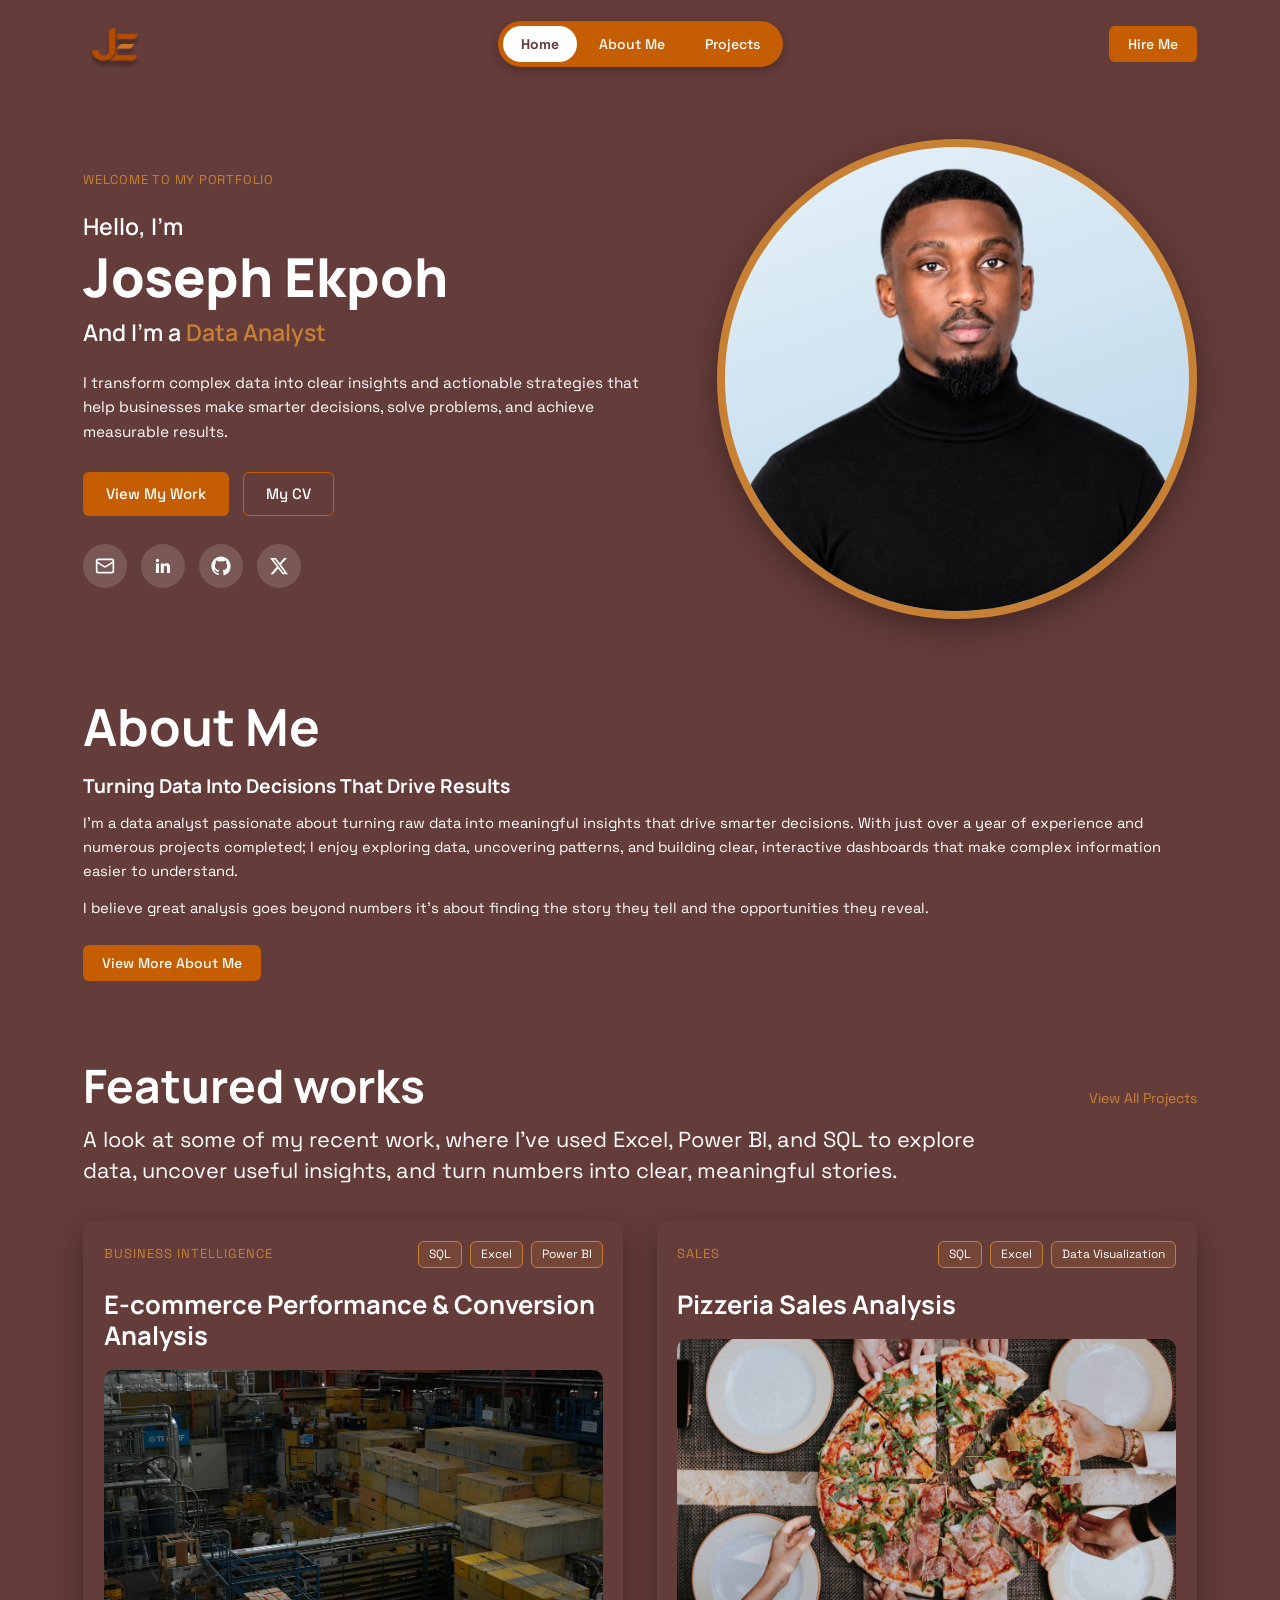
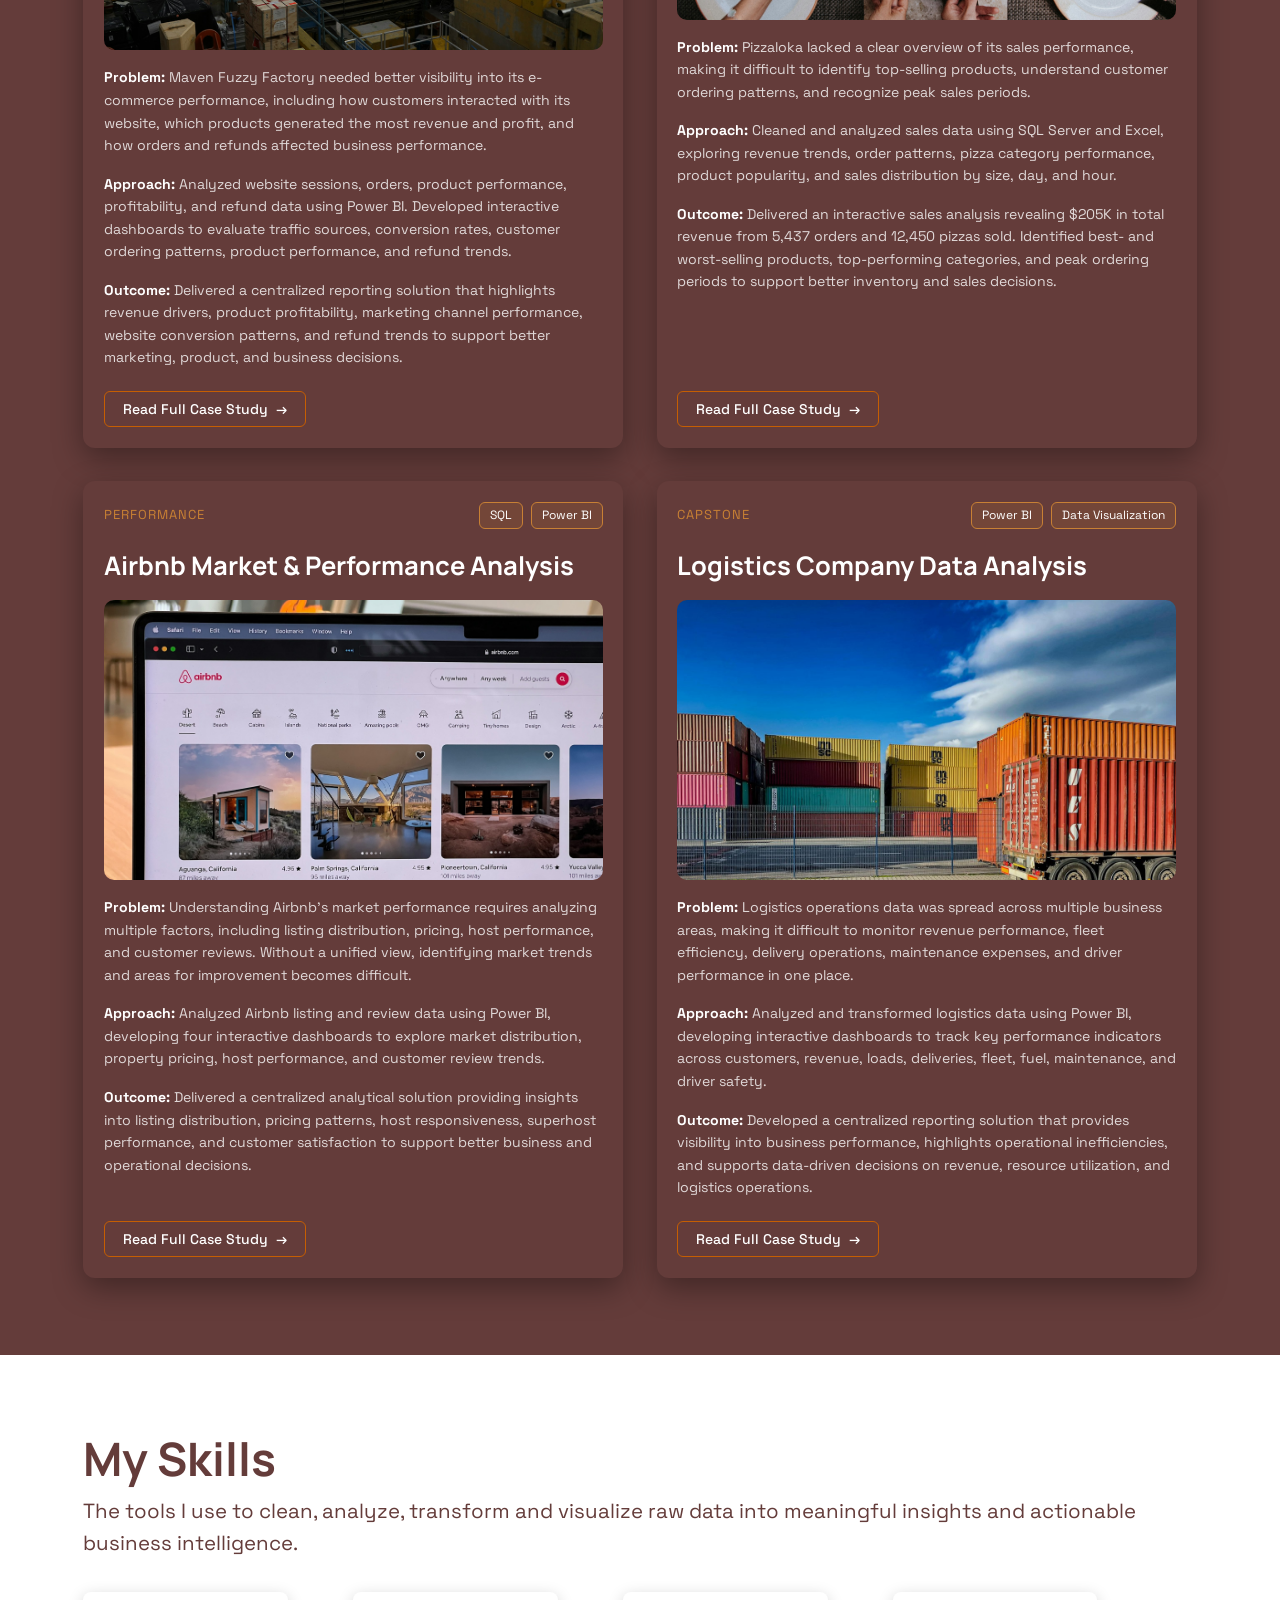
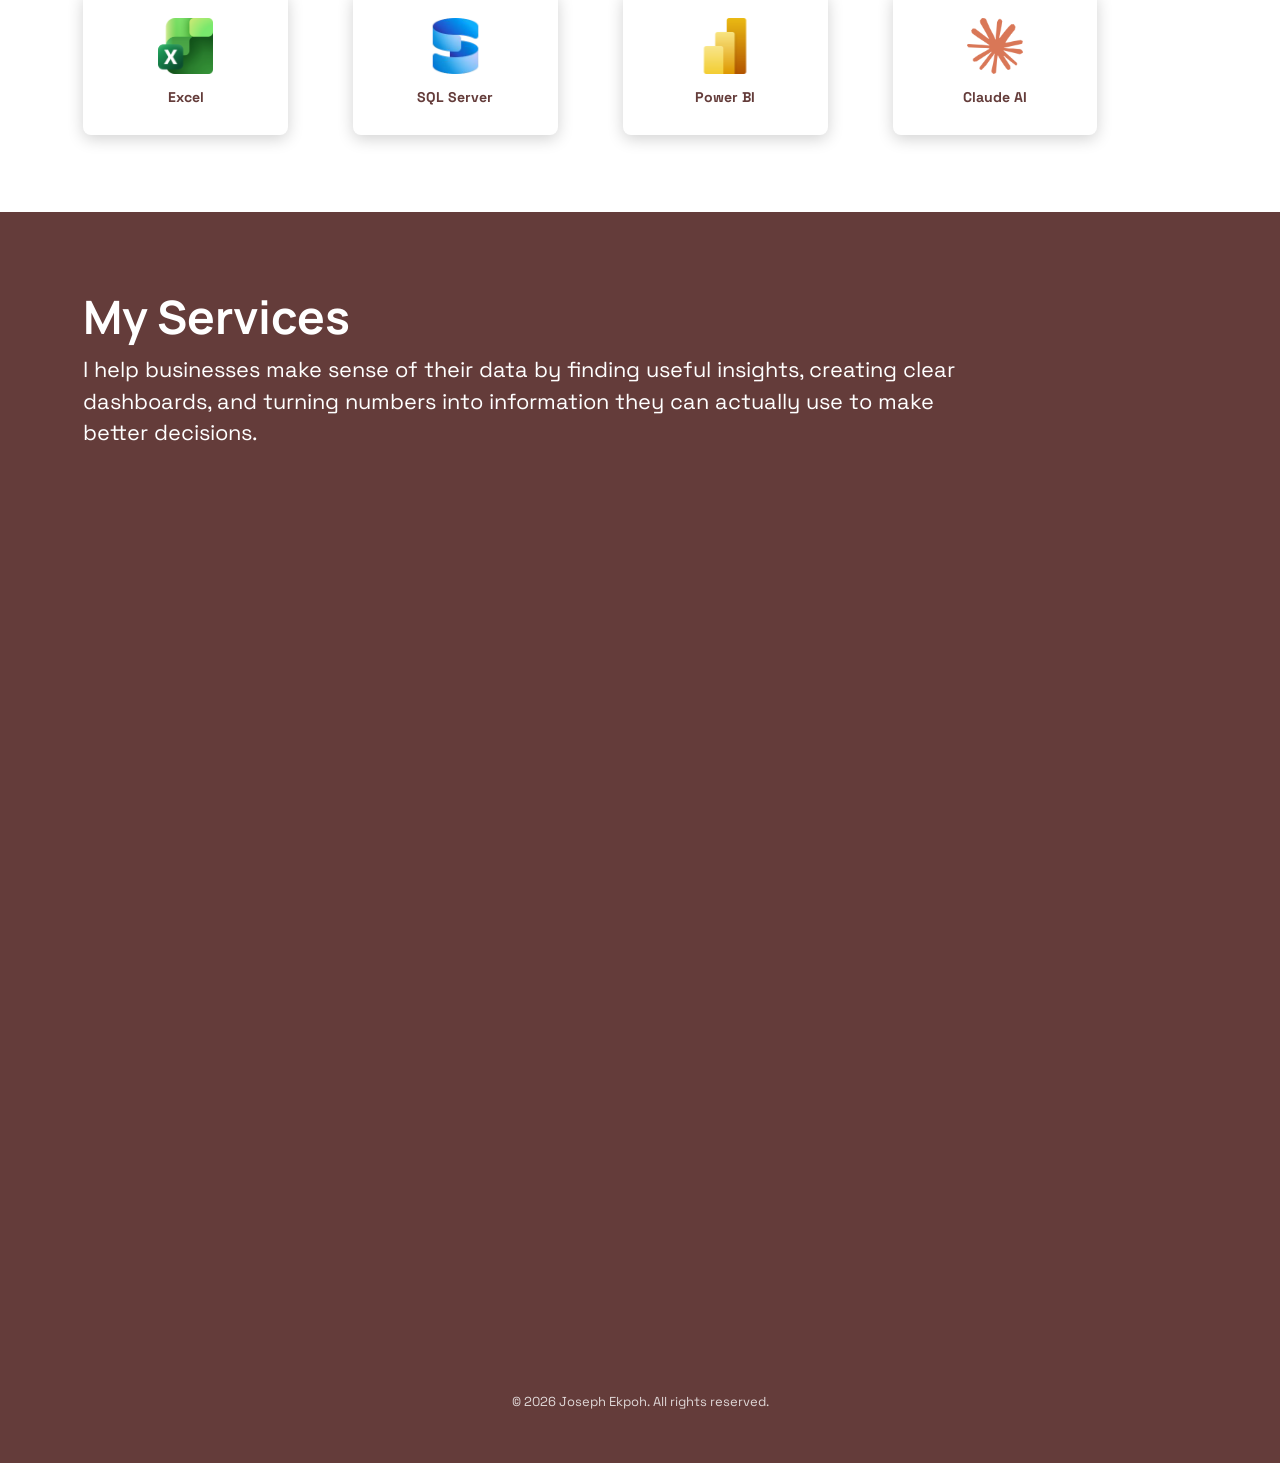
<file: index.html>
<!DOCTYPE html>
<html lang="en">
<head>
  <!-- ================= HEAD: page settings (not visible on the page) ================= -->
  <meta charset="UTF-8">
  <!-- Makes the page scale properly on phones -->
  <meta name="viewport" content="width=device-width, initial-scale=1">
  <title>Joseph Ekpoh | Data Analyst Portfolio</title>
  <meta name="description" content="Joseph Ekpoh is a data analyst in Lagos, Nigeria, turning raw data into clear insights with Excel, Power BI and SQL.">
  <meta name="theme-color" content="#643C3A">

  <!-- Tab icon (favicon) -->
  <link rel="icon" href="favicon.ico">

  <!-- Fonts: Manrope (headers) + Space Grotesk (body) from Google Fonts -->
  <link rel="preconnect" href="https://fonts.googleapis.com">
  <link rel="preconnect" href="https://fonts.gstatic.com" crossorigin>
  <link href="https://fonts.googleapis.com/css2?family=Manrope:wght@400;500;600;700;800&family=Space+Grotesk:wght@400;500;600;700&display=swap" rel="stylesheet">

  <!-- Main stylesheet shared by all pages -->
  <link rel="stylesheet" href="css/style.css">
</head>
<body>
  <!-- ICON SPRITE: all icons used on this page are defined once here (hidden), then
     re-used anywhere with <svg class="icon"><use href="#name"/></svg>. -->
<svg xmlns="http://www.w3.org/2000/svg" style="display:none" aria-hidden="true">
  <symbol id="mail" viewBox="0 0 24 24"><g fill="none" stroke="currentColor" stroke-width="2" stroke-linecap="round" stroke-linejoin="round"><rect width="20" height="16" x="2" y="4" rx="2"/><path d="m22 7-8.97 5.7a1.94 1.94 0 0 1-2.06 0L2 7"/></g></symbol>
  <symbol id="linkedin" viewBox="0 0 24 24"><path fill="currentColor" d="M20.45 20.45h-3.56v-5.57c0-1.33-.03-3.04-1.85-3.04-1.86 0-2.14 1.45-2.14 2.94v5.67H9.35V9h3.41v1.56h.05c.48-.9 1.64-1.85 3.37-1.85 3.6 0 4.27 2.37 4.27 5.46v6.28zM5.34 7.43a2.06 2.06 0 1 1 0-4.12 2.06 2.06 0 0 1 0 4.12zM7.12 20.45H3.56V9h3.56v11.45z"/></symbol>
  <symbol id="github" viewBox="0 0 24 24"><path fill="currentColor" d="M12 .5C5.65.5.5 5.65.5 12c0 5.08 3.29 9.39 7.86 10.91.58.1.79-.25.79-.56v-2c-3.2.7-3.87-1.37-3.87-1.37-.52-1.33-1.28-1.69-1.28-1.69-1.04-.71.08-.7.08-.7 1.15.08 1.76 1.18 1.76 1.18 1.03 1.76 2.69 1.25 3.35.96.1-.74.4-1.25.73-1.54-2.55-.29-5.24-1.28-5.24-5.68 0-1.26.45-2.28 1.18-3.09-.12-.29-.51-1.46.11-3.05 0 0 .97-.31 3.17 1.18a11 11 0 0 1 5.77 0c2.2-1.49 3.17-1.18 3.17-1.18.62 1.59.23 2.76.11 3.05.74.81 1.18 1.83 1.18 3.09 0 4.41-2.69 5.38-5.25 5.67.41.36.78 1.06.78 2.14v3.17c0 .31.21.67.8.56A11.5 11.5 0 0 0 23.5 12C23.5 5.65 18.35.5 12 .5z"/></symbol>
  <symbol id="x" viewBox="0 0 24 24"><path fill="currentColor" d="M18.244 2.25h3.308l-7.227 8.26 8.502 11.24H16.17l-5.214-6.817L4.99 21.75H1.68l7.73-8.835L1.254 2.25H8.08l4.713 6.231zm-1.161 17.52h1.833L7.084 4.126H5.117z"/></symbol>
  <symbol id="menu" viewBox="0 0 24 24"><g fill="none" stroke="currentColor" stroke-width="2" stroke-linecap="round" stroke-linejoin="round"><path d="M4 6h16M4 12h16M4 18h16"/></g></symbol>
  <symbol id="close" viewBox="0 0 24 24"><g fill="none" stroke="currentColor" stroke-width="2" stroke-linecap="round" stroke-linejoin="round"><path d="M18 6 6 18M6 6l12 12"/></g></symbol>
  <symbol id="arrow-up-right" viewBox="0 0 24 24"><g fill="none" stroke="currentColor" stroke-width="2" stroke-linecap="round" stroke-linejoin="round"><path d="M7 17 17 7"/><path d="M7 7h10v10"/></g></symbol>
  <symbol id="database" viewBox="0 0 60 64"><path fill="currentColor" d="M60 21.8947V32C60 40.3705 46.5667 47.1579 30 47.1579C13.4333 47.1579 0 40.3705 0 32V21.8947C0 30.2653 13.4333 37.0526 30 37.0526C46.5667 37.0526 60 30.2653 60 21.8947ZM0 38.7368C0 47.1074 13.4333 53.8947 30 53.8947C46.5667 53.8947 60 47.1074 60 38.7368V48.8421C60 57.2126 46.5667 64 30 64C13.4333 64 0 57.2126 0 48.8421V38.7368ZM30 30.3158C13.4333 30.3158 0 23.5284 0 15.1579C0 6.78737 13.4333 0 30 0C46.5667 0 60 6.78737 60 15.1579C60 23.5284 46.5667 30.3158 30 30.3158Z"/></symbol>
  <symbol id="chart-line" viewBox="0 0 60 57"><path fill="currentColor" d="M6.29591 0V50.6667H56.6632V57H0V0H6.29591ZM53.3263 9.31L60 16.0233L40.9234 35.2197L31.4795 25.7197L19.0766 38.1963L12.4029 31.4767L31.4795 12.2867L40.9234 21.7867L53.3263 9.31V9.31Z"/></symbol>
  <symbol id="bars" viewBox="0 0 60 63"><path fill="currentColor" d="M0 33.1579H13.3333V63H0V33.1579ZM46.6667 19.8947H60V63H46.6667V19.8947ZM23.3333 0H36.6667V63H23.3333V0Z"/></symbol>
  <symbol id="bulb" viewBox="0 0 60 78"><path fill="currentColor" d="M26.2508 59.4277H14.7795C13.6658 54.6992 8.64076 50.8324 6.57826 48.2843C3.04648 43.9135 0.833069 38.6433 0.193006 33.0809C-0.447057 27.5185 0.512266 21.8901 2.96047 16.8441C5.40866 11.7982 9.24614 7.53988 14.0308 4.55981C18.8155 1.57973 24.3528 -0.000896085 30.0048 3.81116e-07C35.6568 0.000896847 41.1936 1.58328 45.9773 4.56487C50.761 7.54647 54.5971 11.806 57.0437 16.8527C59.4903 21.8995 60.4478 27.5281 59.8059 33.0903C59.164 38.6525 56.9489 43.922 53.4157 48.2917C51.3532 50.8361 46.3357 54.7029 45.222 59.4277H33.7507V40.8554H26.2508V59.4277ZM45.0007 66.8566V70.5711C45.0007 72.5413 44.2106 74.4309 42.804 75.8241C41.3975 77.2173 39.4899 78 37.5007 78H22.5008C20.5116 78 18.604 77.2173 17.1975 75.8241C15.7909 74.4309 15.0008 72.5413 15.0008 70.5711V66.8566H45.0007Z"/></symbol>
  <symbol id="target" viewBox="0 0 60 61"><g fill="currentColor"><path d="M28.3352 0.0683618C34.2734 -0.362262 40.1007 1.26902 45.2361 4.18617C44.0168 5.34069 42.758 6.66127 41.5509 7.85138C40.6554 7.3979 39.7369 6.99062 38.7994 6.63114C32.5678 4.29262 25.6619 4.52963 19.6052 7.28994C13.6049 10.0503 8.93196 15.0611 6.59641 21.2392C4.24934 27.496 4.50149 34.4316 7.29672 40.5016C10.0863 46.5036 15.1278 51.1658 21.3296 53.4784C27.5669 55.7763 34.4614 55.5023 40.4967 52.7157C46.4988 49.9158 51.1561 44.8635 53.4584 38.6534C55.7773 32.3324 55.4535 25.3439 52.5599 19.2644L52.1571 18.4742C53.3949 17.2518 54.6244 16.0215 55.8461 14.7833C58.2739 19.1325 59.544 22.9125 59.9234 27.916C60.4888 35.7993 57.9082 43.5856 52.746 49.5706C47.5066 55.6796 40.0323 59.4267 32.0029 59.9702C24.1386 60.4976 16.3831 57.9042 10.4181 52.7518C-7.38844 37.3247 -1.3706 8.64266 20.8795 1.43626C23.3865 0.624282 25.7122 0.254108 28.3352 0.0683618Z"/><path d="M12.4902 30.0814C12.5521 26.9982 13.1304 24.4384 14.5872 21.738C17.7363 15.9006 23.9103 12.3137 30.5483 12.5383C33.7339 12.646 35.9727 13.4009 38.7823 14.8758C37.5367 16.1111 36.2974 17.3531 35.065 18.6017C31.6752 17.2706 28.4438 17.0833 25.0321 18.5643C21.9667 19.8896 19.5608 22.3887 18.3531 25.5023C17.1479 28.585 17.2208 32.0209 18.5556 35.0498C19.8966 38.0987 22.3977 40.4874 25.5051 41.6871C28.6297 42.8903 32.1064 42.7887 35.1553 41.4044C38.1905 40.0284 40.5499 37.4966 41.7082 34.3715C41.9733 33.6772 42.1676 32.957 42.2882 32.2235C42.3825 31.6488 42.4308 31.2064 42.4777 30.6322L42.4948 30.3133L42.4914 30.1796C42.4616 27.9184 42.1857 26.9898 41.4254 24.9382C42.4782 23.979 43.4611 22.897 44.4856 21.9057C44.695 21.7031 44.9392 21.4641 45.1321 21.2476C47.5051 25.5 48.1663 30.1254 46.8259 34.854C45.5329 39.3145 42.529 43.0836 38.4683 45.3386C34.396 47.5979 29.5902 48.1384 25.1176 46.8405C20.6216 45.5275 16.8364 42.4728 14.6034 38.3555C13.8018 36.8887 13.2191 35.3125 12.8736 33.6767L12.8156 33.3764C12.6661 32.7265 12.576 31.7084 12.4997 31.0199L12.5091 30.9071L12.5023 30.2108L12.4902 30.0814Z"/><path d="M42.9062 10.7513C43.9746 9.62728 45.2246 8.42897 46.334 7.32001L52.988 0.664062L52.9885 7.03211L59.3665 7.0345C58.1912 8.1482 56.9475 9.44198 55.7952 10.5941L49.278 17.1234C47.9059 17.1579 46.4092 17.1275 45.0274 17.1268C43.7647 18.3275 42.4565 19.6898 41.2177 20.9303L34.4412 27.702C34.9232 28.7814 35.098 29.6219 34.9412 30.8124C34.8206 31.3285 34.7147 31.7113 34.4998 32.2001C33.9266 33.3398 33.0227 34.2138 31.8284 34.6826C30.571 35.1723 29.1696 35.1396 27.9366 34.5913C26.6146 33.998 25.7885 32.996 25.2761 31.6693C25.2093 31.4882 25.1752 31.3417 25.1282 31.1537C24.8464 30.1742 25.0263 28.8536 25.4496 27.9318C26.0102 26.7239 27.0277 25.7883 28.2782 25.3308C29.6594 24.8312 30.9973 24.9689 32.305 25.588L42.9106 14.9807C42.8984 13.5709 42.897 12.1611 42.9062 10.7513Z"/></g></symbol>
  <symbol id="broom" viewBox="0 0 60 62"><path fill="currentColor" d="M58.6895 57.7651C52.4592 54.7176 48.8871 48.1936 48.8871 39.8566V35.0654C48.8895 34.1781 48.6233 33.3106 48.1233 32.5764C47.6233 31.8421 46.9128 31.2751 46.0844 30.9495L38.1264 27.7775C37.5812 27.56 37.1445 27.1363 36.9119 26.5989C36.6792 26.0616 36.6695 25.4544 36.8848 24.9099L43.0846 9.22413C44.4428 5.75316 42.7762 1.71754 39.2597 0.41662C37.6228 -0.189993 35.8123 -0.132274 34.2177 0.577367C32.623 1.28701 31.3715 2.59189 30.7322 4.21143L24.513 19.9498C24.4058 20.2212 24.2459 20.4689 24.0423 20.6785C23.8388 20.8881 23.5957 21.0556 23.327 21.1714C23.0583 21.2871 22.7693 21.3488 22.4766 21.3529C22.184 21.357 21.8933 21.3035 21.6215 21.1954L13.6412 18.0123C12.8266 17.6837 11.9323 17.6046 11.0723 17.785C10.2124 17.9655 9.42603 18.3973 8.81361 19.0253C2.96661 25.0206 5.61912e-05 32.0262 5.61912e-05 39.8566C-0.0152251 47.8568 3.08684 55.5505 8.65251 61.3163C8.86279 61.534 9.11524 61.7068 9.39457 61.8243C9.67389 61.9418 9.97426 62.0016 10.2774 62H57.7757C58.3422 62.001 58.8877 61.7864 59.3007 61.4001C59.7138 61.0137 59.9631 60.4847 59.9978 59.9213C60.0175 59.4733 59.9038 59.0296 59.671 58.6459C59.4382 58.2622 59.0967 57.9558 58.6895 57.7651ZM25.3074 57.5713C22.02 54.4282 19.685 50.4278 18.5688 46.0263C18.4342 45.4719 18.0952 44.9882 17.6192 44.6713C17.1432 44.3544 16.565 44.2275 15.9995 44.3158C15.6982 44.3699 15.4115 44.4856 15.1572 44.6554C14.903 44.8252 14.6866 45.0455 14.5218 45.3025C14.357 45.5595 14.2473 45.8477 14.1994 46.1489C14.1516 46.4502 14.1668 46.7581 14.244 47.0532C15.2144 50.8662 16.9492 54.444 19.3438 57.5713H11.233C6.85214 52.7046 4.43393 46.3944 4.44433 39.8566C4.41693 36.3916 5.14974 32.9624 6.59148 29.8091L44.8678 45.0686C45.7011 50.0675 47.7983 54.3411 50.9482 57.5768L25.3074 57.5713Z"/></symbol>
  <symbol id="search" viewBox="0 0 60 60"><path fill="currentColor" d="M47.3496 43.1732L60 55.8206L55.8206 60L43.1732 47.3496C38.4673 51.1221 32.614 53.1739 26.5827 53.1653C11.909 53.1653 0 41.2563 0 26.5827C0 11.909 11.909 0 26.5827 0C41.2563 0 53.1653 11.909 53.1653 26.5827C53.1739 32.614 51.1221 38.4673 47.3496 43.1732ZM41.4246 40.9816C45.1731 37.1268 47.2665 31.9595 47.258 26.5827C47.2581 15.158 38.0043 5.90726 26.5827 5.90726C15.158 5.90726 5.90726 15.158 5.90726 26.5827C5.90726 38.0043 15.158 47.258 26.5827 47.258C31.9595 47.2665 37.1268 45.1731 40.9816 41.4246L41.4246 40.9816Z"/></symbol>
  <symbol id="shield-check" viewBox="0 0 60 73"><path fill="currentColor" d="M30 0L57.39 6.059C58.9133 6.39745 60 7.74132 60 9.29755V42.4362C60 49.0925 56.6567 55.3108 51.0933 59.0006L30 73L8.90667 59.0006C3.34 55.3075 0 49.0925 0 42.4395V9.29755C0 7.74132 1.08667 6.39745 2.61 6.059L30 0ZM30 6.79895L6.66667 11.9587V42.4362C6.66667 46.8726 8.89333 51.017 12.6033 53.4791L30 65.0264L47.3967 53.4791C51.1067 51.017 53.3333 46.876 53.3333 42.4395V11.9587L30 6.80227V6.79895ZM44.84 23.9639L49.5567 28.6558L28.3433 49.7727L14.2 35.6937L18.9133 31.0018L28.34 40.3856L44.84 23.9606V23.9639Z"/></symbol>
  <symbol id="trending-up" viewBox="0 0 60 39"><path fill="currentColor" d="M60 3.07873V19.4986C60 20.3151 59.6731 21.0982 59.0911 21.6756C58.5092 22.253 57.7199 22.5773 56.897 22.5773C56.074 22.5773 55.2847 22.253 54.7028 21.6756C54.1209 21.0982 53.7939 20.3151 53.7939 19.4986V10.519L34.2681 29.8945C33.9798 30.1815 33.6372 30.4092 33.2601 30.5646C32.8829 30.72 32.4785 30.8 32.0701 30.8C31.6617 30.8 31.2573 30.72 30.8801 30.5646C30.5029 30.4092 30.1604 30.1815 29.8721 29.8945L21.7292 21.8077L5.3064 38.0967C4.72346 38.6751 3.93282 39 3.10842 39C2.28401 39 1.49338 38.6751 0.910435 38.0967C0.327493 37.5183 1.22846e-08 36.7339 0 35.9159C-1.22846e-08 35.098 0.327493 34.3135 0.910435 33.7352L19.5287 15.2628C19.8169 14.9758 20.1595 14.748 20.5367 14.5927C20.9138 14.4373 21.3182 14.3573 21.7266 14.3573C22.135 14.3573 22.5394 14.4373 22.9166 14.5927C23.2938 14.748 23.6363 14.9758 23.9246 15.2628L32.0727 23.347L49.398 6.15746H40.3474C39.5245 6.15746 38.7352 5.83309 38.1533 5.25572C37.5713 4.67834 37.2444 3.89526 37.2444 3.07873C37.2444 2.2622 37.5713 1.47911 38.1533 0.901738C38.7352 0.324365 39.5245 1.72071e-08 40.3474 0H56.897C57.7199 0 58.5092 0.324365 59.0911 0.901738C59.6731 1.47911 60 2.2622 60 3.07873Z"/></symbol>
  <symbol id="handshake" viewBox="0 0 60 60"><path fill="currentColor" d="M29.5836 1.50319C32.5488 -0.462686 36.4012 -0.503439 39.4078 1.39925L51.8735 9.28795H57C58.6569 9.28795 60 10.6237 60 12.2713V39.1217C60 40.7694 58.6569 42.1051 57 42.1051H52.4408C52.6193 44.9312 51.2804 47.8043 48.587 49.4114L33.3066 58.5289C31.3776 59.6796 28.983 59.6528 27.0945 58.5063C24.9935 60.3539 21.7595 60.5573 19.4133 58.724L3.99088 46.6735C1.69163 44.8772 1.11019 41.8079 2.29739 39.3747C0.847448 38.244 0 36.5127 0 34.6794V12.2715C0 10.6238 1.34317 9.28813 3.00003 9.28813H17.841L29.5836 1.50319ZM6.51798 35.0801L8.5941 33.2737C12.2848 30.062 17.8814 30.3801 21.1802 33.9888L29.2869 42.8566C31.8954 45.7102 32.3712 49.9025 30.474 53.2603L45.5 44.2949C46.3442 43.7913 46.6496 42.7844 46.3349 41.9362L33.0534 23.4458C32.3073 22.4072 30.9795 21.9555 29.7501 22.3223L22.2943 24.5467C19.1229 25.4927 15.6853 24.6308 13.3441 22.3027L12.4658 21.4293C10.7617 19.7347 10.3211 17.3229 11.0382 15.2549H6.00006V34.6794L6.51798 35.0801ZM36.1867 6.4332C35.1844 5.79897 33.9003 5.81254 32.9118 6.46784L16.7085 17.2101L17.5868 18.0836C18.3672 18.8596 19.5131 19.1469 20.5702 18.8315L28.026 16.6072C31.7142 15.5068 35.698 16.8617 37.936 19.9777L49.5437 36.1383H53.9999V15.2547H51.8735C50.7323 15.2547 49.6148 14.9311 48.6521 14.3219L36.1867 6.4332ZM12.5452 37.764L7.69787 41.9819L23.1203 54.0324L25.2321 50.3571C25.8771 49.2348 25.7217 47.8269 24.8471 46.8701L16.7406 38.0023C15.641 36.7994 13.7754 36.6935 12.5452 37.764Z"/></symbol>
</svg>

  <!-- ================= HEADER / TOP NAVIGATION =================
       Logo (left) | Home - About Me - Projects pill (centre) | Hire Me (right).
       The link of the page you are on gets class="is-active" (white pill).
       On phones the pill + Hire Me hide and the hamburger button shows them. -->
  <header class="site-header">
    <div class="container site-header__inner">
      <!-- Logo: clicking it goes to the homepage -->
      <a class="logo" href="index.html" aria-label="Joseph Ekpoh – home"><img src="assets/images/official-logo.png" alt="JE logo" width="52" height="52"></a>

      <!-- Main menu: these three links connect your three pages together -->
      <nav class="nav-pill" aria-label="Main navigation">
        <a href="index.html" class="is-active" aria-current="page">Home</a>
        <a href="about-me.html">About Me</a>
        <a href="projects.html">Projects</a>
      </nav>

      <!-- Hire Me button: opens an email to you -->
      <a class="btn btn--primary btn--sm header-cta" href="mailto:ekpohjoseph6@gmail.com?subject=Data%20Analysis%20Enquiry">Hire Me</a>

      <!-- Hamburger button (phones only); main.js makes it open/close the menu -->
      <button class="nav-toggle" type="button" aria-expanded="false" aria-label="Toggle menu">
        <svg class="icon icon-open" aria-hidden="true"><use href="#menu"/></svg><svg class="icon icon-close" aria-hidden="true"><use href="#close"/></svg>
      </button>
    </div>
  </header>

  <main>

    <!-- ================= SECTION 1: HERO =================
         Welcome message on the left, round photo with gold ring on the right.
         "View My Work" -> projects page.  "Download My CV" -> CV file in assets/cv. -->
    <section class="hero" aria-labelledby="hero-name">
      <div class="container hero__grid">
        <div class="reveal">
          <p class="eyebrow">Welcome to my portfolio</p>
          <p class="hero__hello">Hello, I'm</p>
          <h1 class="hero__name" id="hero-name">Joseph Ekpoh</h1>
          <p class="hero__role">And I'm a <span>Data Analyst</span></p>
          <p class="hero__text">I transform complex data into clear insights and actionable strategies that help businesses make smarter decisions, solve problems, and achieve measurable results.</p>

          <div class="hero__buttons">
            <!-- Goes to the Projects page -->
            <a class="btn btn--primary" href="projects.html">View My Work</a>
            <!-- Downloads your CV: put your file in assets/cv/ and keep this exact name (see README) -->
            <a class="btn btn--outline" href="assets/cv/Joseph_Ekpoh_CV.pdf"target="_blank" rel="noopener">My CV</a>
          </div>

          <!-- Social icons. TODO: replace the "#" links with your real profiles -->
          <div class="social">
            <a href="mailto:ekpohjoseph6@gmail.com" aria-label="Email"><svg class="icon" aria-hidden="true"><use href="#mail"/></svg></a>
            <a href="https://www.linkedin.com/in/joseph-ekpoh-019271394" aria-label="LinkedIn" target="_blank" rel="noopener"><svg class="icon" aria-hidden="true"><use href="#linkedin"/></svg></a>
            <a href="https://github.com/josephtheanalyst08" aria-label="GitHub" target="_blank" rel="noopener"><svg class="icon" aria-hidden="true"><use href="#github"/></svg></a>
            <a href="https://x.com/_joseph0808" aria-label="X (Twitter)" target="_blank" rel="noopener"><svg class="icon" aria-hidden="true"><use href="#x"/></svg></a>
          </div>
        </div>

        <!-- Round photo with the gold ring (styling is in .hero__photo in style.css) -->
        <div class="hero__photo reveal">
          <img src="assets/images/Image-for-Hero-page-1.png" alt="Joseph Ekpoh working on a laptop with data dashboards" width="932" height="1280">
        </div>
      </div>
    </section>

    <!-- ================= SECTION 2: ABOUT ME TEASER + STATS =================
         Short intro on the left, 2x2 numbers on the right.
         "View More About Me" -> about-me.html -->
    <section class="section about-teaser" aria-labelledby="about-title" style="padding-top:0">
      <div class="container about-teaser__grid">
        <div class="reveal">
          <h2 id="about-title">About Me</h2>
          <h3>Turning Data Into Decisions That Drive Results</h3>
          <p>I'm a data analyst passionate about turning raw data into meaningful insights that drive smarter decisions. With just over a year of experience and numerous projects completed; I enjoy exploring data, uncovering patterns, and building clear, interactive dashboards that make complex information easier to understand.</p>
          <p>I believe great analysis goes beyond numbers it's about finding the story they tell and the opportunities they reveal.</p>
          <!-- Goes to the About Me page -->
          <a class="btn btn--primary btn--sm" href="about-me.html">View More About Me</a>
        </div>

        <!-- 2x2 stats (edit the numbers here) 
        <div class="stats-grid reveal">
          
          <div class="stat"><div class="stat__num">5+</div><div class="stat__label">Projects Completed</div></div>
          <div class="stat"><div class="stat__num">5+</div><div class="stat__label">Happy Clients</div></div>
          <div class="stat"><div class="stat__num">100%</div><div class="stat__label">Client Satisfaction</div></div>
        </div> line 399 on style.css-->
      </div> 
    </section>

<!-- ================= SECTION 3: PROJECTS PREVIEW =================
         Shows two projects. "View All Projects" + each "View Project" button.
         To feature a different project here, copy a card from projects.html. -->
    <section class="section" style="padding-top:0" aria-labelledby="projects-title">
      <div class="container">
        <div class="reveal">
          <div class="section-head">
            <h2 class="section-title" id="projects-title">Featured works</h2>
            <!-- Goes to the Projects page -->
            <a class="link-gold" href="projects.html">View All Projects</a>
          </div>
          <p class="projects-lead">A look at some of my recent work, where I've used Excel, Power BI, and SQL to explore data, uncover useful insights, and turn numbers into clear, meaningful stories.</p>
        </div>
        <div class="projects-grid" style="margin-top:34px">

 <!-- NEW PROJECT CARD -->
        <article class="project-card reveal" data-category="powerbi">
          <!-- Top row: number / type on the left, tool tags on the right -->
          <div class="project-card__top">
            <span class="project-card__label">Business Intelligence</span>
            <ul class="project-card__tags">
              <li>SQL</li>
              <li>Excel</li>
              <li>Power BI</li>
            </ul>
          </div>

          <h3>E-commerce Performance & Conversion Analysis</h3>

          <!-- Project image: 1200 x 675 px (16:9), saved in assets/images/ -->
          <img class="project-card__img" src="assets/images/Image_for_Maven_Fuzzy.png" alt="Describe the dashboard or chart" width="1200" height="675" loading="lazy">

          <p class="project-card__text"><strong>Problem:</strong> Maven Fuzzy Factory needed better visibility into its e-commerce performance, including how customers interacted with its website, which products generated the most revenue and profit, and how orders and refunds affected business performance.</p>
          <p class="project-card__text"><strong>Approach:</strong> Analyzed website sessions, orders, product performance, profitability, and refund data using Power BI. Developed interactive dashboards to evaluate traffic sources, conversion rates, customer ordering patterns, product performance, and refund trends.</p>
          <p class="project-card__text"><strong>Outcome:</strong> Delivered a centralized reporting solution that highlights revenue drivers, product profitability, marketing channel performance, website conversion patterns, and refund trends to support better marketing, product, and business decisions.</p>

          <!-- TODO: change href="#" to the link of this project -->
          <a class="btn btn--outline btn--sm" href="https://github.com/josephtheanalyst08/Maven_Fuzzy_Factory_Business_Performance_Analysis">Read Full Case Study <span aria-hidden="true">→</span></a>
        </article>

          <!-- NEW PROJECT CARD -->
        <article class="project-card reveal" data-category="powerbi">
          <!-- Top row: number / type on the left, tool tags on the right -->
          <div class="project-card__top">
            <span class="project-card__label">Sales</span>
            <ul class="project-card__tags">
              <li>SQL</li>
              <li>Excel</li>
              <li>Data Visualization</li>
            </ul>
          </div>

          <h3>Pizzeria Sales Analysis</h3>

          <!-- Project image: 1200 x 675 px (16:9), saved in assets/images/ -->
          <img class="project-card__img" src="assets/images/new_pizza_image.png" alt="Describe the dashboard or chart" width="1200" height="675" loading="lazy">

          <p class="project-card__text"><strong>Problem:</strong> Pizzaloka lacked a clear overview of its sales performance, making it difficult to identify top-selling products, understand customer ordering patterns, and recognize peak sales periods.</p>
          <p class="project-card__text"><strong>Approach:</strong> Cleaned and analyzed sales data using SQL Server and Excel, exploring revenue trends, order patterns, pizza category performance, product popularity, and sales distribution by size, day, and hour.</p>
          <p class="project-card__text"><strong>Outcome:</strong> Delivered an interactive sales analysis revealing $205K in total revenue from 5,437 orders and 12,450 pizzas sold. Identified best- and worst-selling products, top-performing categories, and peak ordering periods to support better inventory and sales decisions.</p>

          <!-- TODO: change href="#" to the link of this project -->
          <a class="btn btn--outline btn--sm" href="https://github.com/josephtheanalyst08/Pizzaloka_Data_Analysis_and_Visualization">Read Full Case Study <span aria-hidden="true">→</span></a>
        </article>

          
           <!-- NEW PROJECT CARD -->
        <article class="project-card reveal" data-category="powerbi">
          <!-- Top row: number / type on the left, tool tags on the right -->
          <div class="project-card__top">
            <span class="project-card__label">Performance</span>
            <ul class="project-card__tags">
              <li>SQL</li>
              <li>Power BI</li>
            </ul>
          </div>

          <h3>Airbnb Market & Performance Analysis</h3>

          <!-- Project image: 1200 x 675 px (16:9), saved in assets/images/ -->
          <img class="project-card__img" src="assets/images/airbnb_image.jpg" alt="Describe the dashboard or chart" width="1200" height="675" loading="lazy">

          <p class="project-card__text"><strong>Problem:</strong> Understanding Airbnb's market performance requires analyzing multiple factors, including listing distribution, pricing, host performance, and customer reviews. Without a unified view, identifying market trends and areas for improvement becomes difficult.</p>
          <p class="project-card__text"><strong>Approach:</strong> Analyzed Airbnb listing and review data using Power BI, developing four interactive dashboards to explore market distribution, property pricing, host performance, and customer review trends.</p>
          <p class="project-card__text"><strong>Outcome:</strong> Delivered a centralized analytical solution providing insights into listing distribution, pricing patterns, host responsiveness, superhost performance, and customer satisfaction to support better business and operational decisions.</p>

          <!-- TODO: change href="#" to the link of this project -->
          <a class="btn btn--outline btn--sm" href="https://github.com/josephtheanalyst08/Airbnb_Market_Analysis">Read Full Case Study <span aria-hidden="true">→</span></a>
        </article>
  <!-- NEW PROJECT CARD -->
        <article class="project-card reveal" data-category="powerbi">
          <!-- Top row: number / type on the left, tool tags on the right -->
          <div class="project-card__top">
            <span class="project-card__label">Capstone</span>
            <ul class="project-card__tags">
              <li>Power BI</li>
              <li>Data Visualization</li>
            </ul>
          </div>

          <h3>Logistics Company Data Analysis</h3>

          <!-- Project image: 1200 x 675 px (16:9), saved in assets/images/ -->
          <img class="project-card__img" src="assets/images/project-logistics.jpg" alt="Describe the dashboard or chart" width="1200" height="675" loading="lazy">

          <p class="project-card__text"><strong>Problem:</strong> Logistics operations data was spread across multiple business areas, making it difficult to monitor revenue performance, fleet efficiency, delivery operations, maintenance expenses, and driver performance in one place.</p>
          <p class="project-card__text"><strong>Approach:</strong> Analyzed and transformed logistics data using Power BI, developing interactive dashboards to track key performance indicators across customers, revenue, loads, deliveries, fleet, fuel, maintenance, and driver safety.</p>
          <p class="project-card__text"><strong>Outcome:</strong> Developed a centralized reporting solution that provides visibility into business performance, highlights operational inefficiencies, and supports data-driven decisions on revenue, resource utilization, and logistics operations.</p>

          <!-- TODO: change href="#" to the link of this project -->
          <a class="btn btn--outline btn--sm" href="https://github.com/josephtheanalyst08/Logistics-Company-Data-Analysis-Dashboard-Development">Read Full Case Study <span aria-hidden="true">→</span></a>
        </article>

        </div>
      </div>
    </section>

    
    <!-- ================= SECTION 4: SKILLS (white background) =================
         Three white cards with tool logos. -->
    <section class="section section--white" aria-labelledby="skills-title">
      <div class="container">
        <div class="reveal">
          <h2 class="section-title" id="skills-title">My Skills</h2>
          <p class="section-sub">The tools I use to clean, analyze, transform and visualize raw data into meaningful insights and actionable business intelligence.</p>
        </div>
        <ul class="skills-home__grid reveal">
          <li class="logo-card"><img src="assets/icons/excel.png" alt="" width="64" height="64"><span>Excel</span></li>
          <li class="logo-card"><img src="assets/icons/sql-server.png" alt="" width="64" height="64"><span>SQL Server</span></li>
          <li class="logo-card"><img src="assets/icons/power-bi.png" alt="" width="64" height="64"><span>Power BI</span></li>
          <li class="logo-card"><img src="assets/images/Claude_AI_symbol.svg 1.png" alt="" width="64" height="64"><span>Claude AI</span></li>
          
      </div>
    </section>

    <!-- ================= SECTION 5: SERVICES =================
         Big brown panel with 4 services (2 x 2). -->
    <section class="section" aria-labelledby="services-title">
      <div class="container">
        <div class="reveal">
          <h2 class="section-title" id="services-title">My Services</h2>
          <p class="services__lead">I help businesses make sense of their data by finding useful insights, creating clear dashboards, and turning numbers into information they can actually use to make better decisions.</p>
        </div>
        <div class="services__panel reveal">
          <div class="service">
            <svg class="icon icon-lg" aria-hidden="true"><use href="#database"/></svg>
            <h3>Data Cleaning &amp; Preparation</h3>
            <p>Transform raw, inconsistent data into accurate, structured, and analysis-ready datasets by handling missing values, duplicates, and formatting issues.</p>
          </div>
          <div class="service">
            <svg class="icon icon-lg" aria-hidden="true"><use href="#chart-line"/></svg>
            <h3>Data Analysis &amp; Insights</h3>
            <p>Explore datasets using Excel and SQL to identify trends, uncover patterns, answer business questions, and reveal opportunities for improvement.</p>
          </div>
          <div class="service">
            <svg class="icon icon-lg" aria-hidden="true"><use href="#bars"/></svg>
            <h3>Dashboard Development &amp; Data Visualization</h3>
            <p>Build interactive Power BI dashboards that turn complex data into clear visual reports, helping stakeholders monitor performance and make informed decisions.</p>
          </div>
          <div class="service">
            <svg class="icon icon-lg" aria-hidden="true"><use href="#bulb"/></svg>
            <h3>Business Intelligence &amp; Reporting</h3>
            <p>Translate analytical findings into meaningful reports, actionable recommendations, and performance metrics that support strategic business decisions.</p>
          </div>
        </div>
      </div>
    </section>

    
  </main>

  <!-- ================= FOOTER: "Need help making sense of your data?" =================
       Same on every page. Left = dark photo with message + button, right = logo + social icons.
       It sits after <main>, so it always stays at the bottom of the page. -->
  <footer class="site-footer">
    <div class="container">
      <section class="cta reveal" aria-labelledby="cta-title">
        <!-- Left half: photo background is set inline so you can swap the image easily -->
        <div class="cta__left" style="background-image:url('assets/images/cta-handshake.jpg')">
          <div>
            <h2 id="cta-title">Need Help Making Sense of Your Data?</h2>
            <p>I can help you turn your data into clear insights, useful dashboards, and smarter business decisions. Let's work together to uncover what your data is telling you.</p>
            <!-- Button opens an email to you -->
            <a class="btn btn--primary btn--sm" href="mailto:ekpohjoseph6@gmail.com?subject=Let%27s%20work%20together">Let's Work Together <svg class="icon" aria-hidden="true"><use href="#arrow-up-right"/></svg></a>
          </div>
        </div>

        <!-- Right half: logo + social links -->
        <div class="cta__right">
          <img src="assets/images/logo.png" alt="JE logo" width="92" height="92" loading="lazy">
          <p class="cta__follow">FOLLOW ME</p>
          <!-- TODO: replace each "#" below with your real profile link (LinkedIn, GitHub, X) -->
          <div class="social social--solid">
            <a href="mailto:ekpohjoseph6@gmail.com" aria-label="Email"><svg class="icon" aria-hidden="true"><use href="#mail"/></svg></a>
            <a href="https://www.linkedin.com/in/joseph-ekpoh-019271394" aria-label="LinkedIn" target="_blank" rel="noopener"><svg class="icon" aria-hidden="true"><use href="#linkedin"/></svg></a>
            <a href="https://github.com/josephtheanalyst08" aria-label="GitHub" target="_blank" rel="noopener"><svg class="icon" aria-hidden="true"><use href="#github"/></svg></a>
            <a href="https://x.com/_joseph0808" aria-label="X (Twitter)" target="_blank" rel="noopener"><svg class="icon" aria-hidden="true"><use href="#x"/></svg></a>
          </div>
        </div>
      </section>
      <p class="copyright">&copy; <span id="year">2026</span> Joseph Ekpoh. All rights reserved.</p>
    </div>
  </footer>

  <!-- ================= SCRIPTS ================= -->
  <!-- main.js: mobile menu + scroll-reveal animation -->
  <script src="js/main.js"></script>
  <!-- Keeps the copyright year up to date automatically -->
  <script>document.getElementById("year").textContent = new Date().getFullYear();</script>

</body>
</html>
</file>
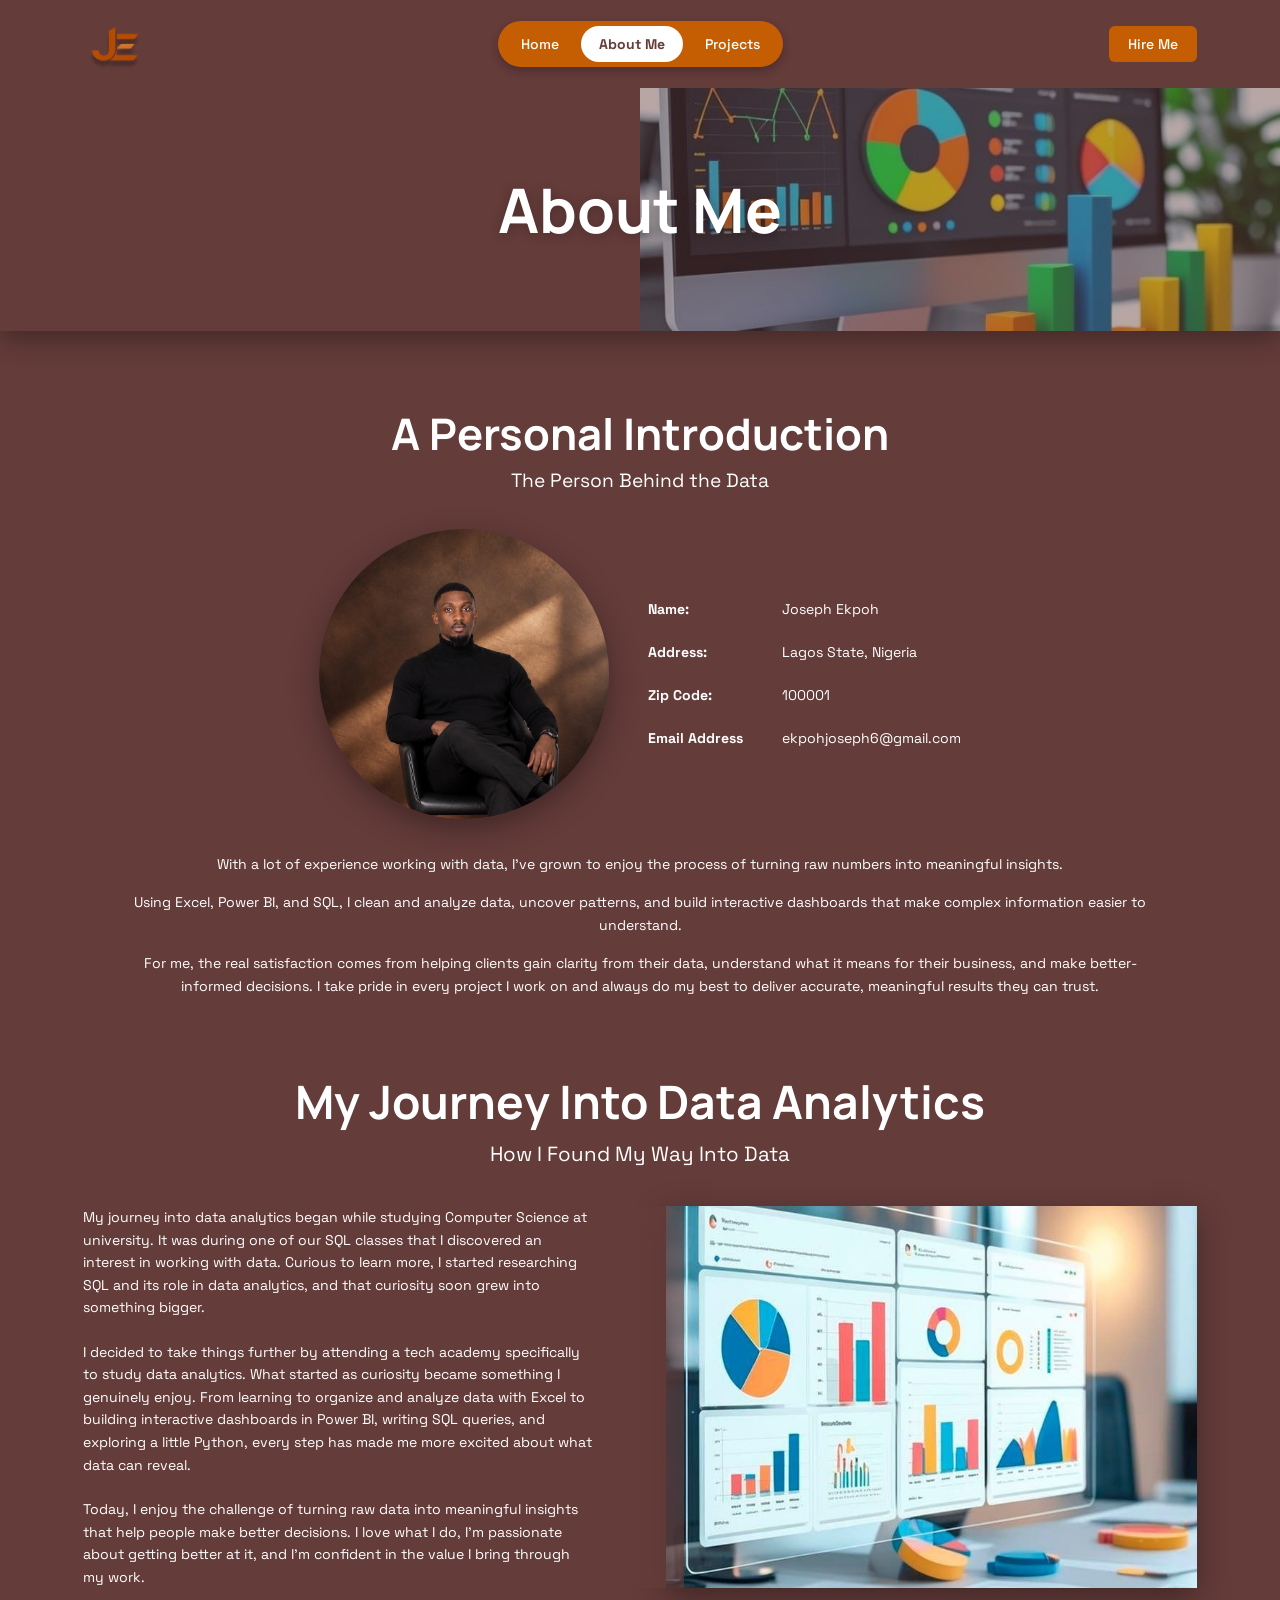
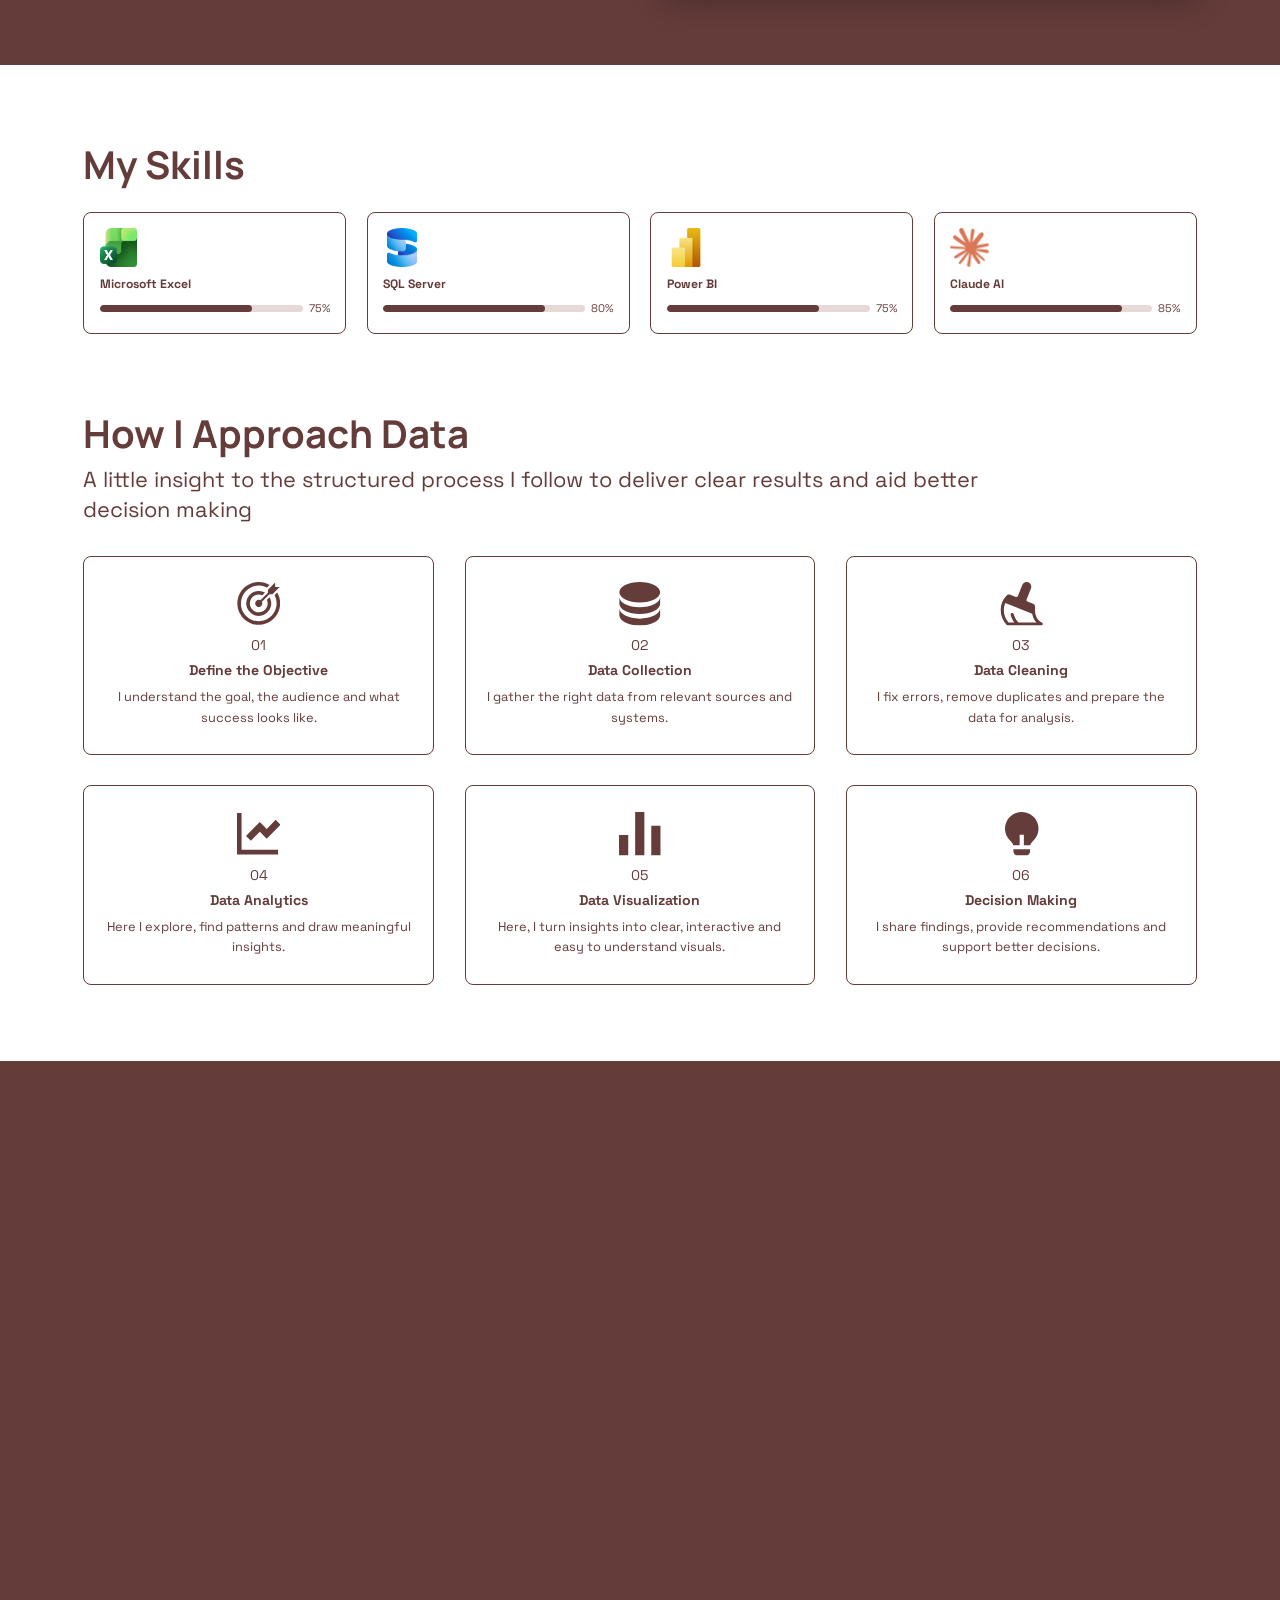
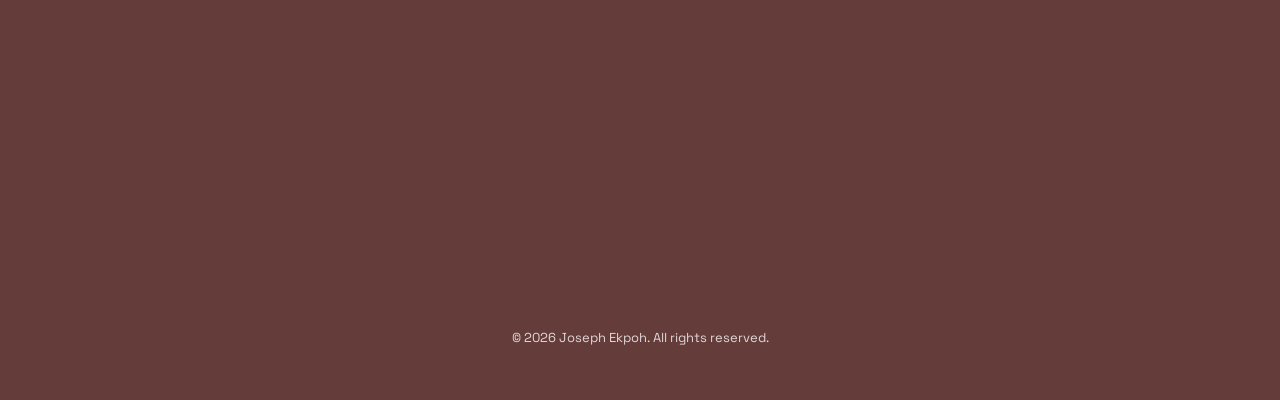
<file: about-me.html>
<!DOCTYPE html>
<html lang="en">
<head>
  <!-- ================= HEAD: page settings (not visible on the page) ================= -->
  <meta charset="UTF-8">
  <!-- Makes the page scale properly on phones -->
  <meta name="viewport" content="width=device-width, initial-scale=1">
  <title>About Me | Joseph Ekpoh – Data Analyst</title>
  <meta name="description" content="Learn about Joseph Ekpoh, a Lagos-based data analyst skilled in Excel, SQL Server and Power BI.">
  <meta name="theme-color" content="#643C3A">

  <!-- Tab icon (favicon) -->
  <link rel="icon" href="favicon.ico">

  <!-- Fonts: Manrope (headers) + Space Grotesk (body) from Google Fonts -->
  <link rel="preconnect" href="https://fonts.googleapis.com">
  <link rel="preconnect" href="https://fonts.gstatic.com" crossorigin>
  <link href="https://fonts.googleapis.com/css2?family=Manrope:wght@400;500;600;700;800&family=Space+Grotesk:wght@400;500;600;700&display=swap" rel="stylesheet">

  <!-- Main stylesheet shared by all pages -->
  <link rel="stylesheet" href="css/style.css">
</head>
<body>
  <!-- ICON SPRITE: all icons used on this page are defined once here (hidden), then
     re-used anywhere with <svg class="icon"><use href="#name"/></svg>. -->
<svg xmlns="http://www.w3.org/2000/svg" style="display:none" aria-hidden="true">
  <symbol id="mail" viewBox="0 0 24 24"><g fill="none" stroke="currentColor" stroke-width="2" stroke-linecap="round" stroke-linejoin="round"><rect width="20" height="16" x="2" y="4" rx="2"/><path d="m22 7-8.97 5.7a1.94 1.94 0 0 1-2.06 0L2 7"/></g></symbol>
  <symbol id="linkedin" viewBox="0 0 24 24"><path fill="currentColor" d="M20.45 20.45h-3.56v-5.57c0-1.33-.03-3.04-1.85-3.04-1.86 0-2.14 1.45-2.14 2.94v5.67H9.35V9h3.41v1.56h.05c.48-.9 1.64-1.85 3.37-1.85 3.6 0 4.27 2.37 4.27 5.46v6.28zM5.34 7.43a2.06 2.06 0 1 1 0-4.12 2.06 2.06 0 0 1 0 4.12zM7.12 20.45H3.56V9h3.56v11.45z"/></symbol>
  <symbol id="github" viewBox="0 0 24 24"><path fill="currentColor" d="M12 .5C5.65.5.5 5.65.5 12c0 5.08 3.29 9.39 7.86 10.91.58.1.79-.25.79-.56v-2c-3.2.7-3.87-1.37-3.87-1.37-.52-1.33-1.28-1.69-1.28-1.69-1.04-.71.08-.7.08-.7 1.15.08 1.76 1.18 1.76 1.18 1.03 1.76 2.69 1.25 3.35.96.1-.74.4-1.25.73-1.54-2.55-.29-5.24-1.28-5.24-5.68 0-1.26.45-2.28 1.18-3.09-.12-.29-.51-1.46.11-3.05 0 0 .97-.31 3.17 1.18a11 11 0 0 1 5.77 0c2.2-1.49 3.17-1.18 3.17-1.18.62 1.59.23 2.76.11 3.05.74.81 1.18 1.83 1.18 3.09 0 4.41-2.69 5.38-5.25 5.67.41.36.78 1.06.78 2.14v3.17c0 .31.21.67.8.56A11.5 11.5 0 0 0 23.5 12C23.5 5.65 18.35.5 12 .5z"/></symbol>
  <symbol id="x" viewBox="0 0 24 24"><path fill="currentColor" d="M18.244 2.25h3.308l-7.227 8.26 8.502 11.24H16.17l-5.214-6.817L4.99 21.75H1.68l7.73-8.835L1.254 2.25H8.08l4.713 6.231zm-1.161 17.52h1.833L7.084 4.126H5.117z"/></symbol>
  <symbol id="menu" viewBox="0 0 24 24"><g fill="none" stroke="currentColor" stroke-width="2" stroke-linecap="round" stroke-linejoin="round"><path d="M4 6h16M4 12h16M4 18h16"/></g></symbol>
  <symbol id="close" viewBox="0 0 24 24"><g fill="none" stroke="currentColor" stroke-width="2" stroke-linecap="round" stroke-linejoin="round"><path d="M18 6 6 18M6 6l12 12"/></g></symbol>
  <symbol id="arrow-up-right" viewBox="0 0 24 24"><g fill="none" stroke="currentColor" stroke-width="2" stroke-linecap="round" stroke-linejoin="round"><path d="M7 17 17 7"/><path d="M7 7h10v10"/></g></symbol>
  <symbol id="database" viewBox="0 0 60 64"><path fill="currentColor" d="M60 21.8947V32C60 40.3705 46.5667 47.1579 30 47.1579C13.4333 47.1579 0 40.3705 0 32V21.8947C0 30.2653 13.4333 37.0526 30 37.0526C46.5667 37.0526 60 30.2653 60 21.8947ZM0 38.7368C0 47.1074 13.4333 53.8947 30 53.8947C46.5667 53.8947 60 47.1074 60 38.7368V48.8421C60 57.2126 46.5667 64 30 64C13.4333 64 0 57.2126 0 48.8421V38.7368ZM30 30.3158C13.4333 30.3158 0 23.5284 0 15.1579C0 6.78737 13.4333 0 30 0C46.5667 0 60 6.78737 60 15.1579C60 23.5284 46.5667 30.3158 30 30.3158Z"/></symbol>
  <symbol id="chart-line" viewBox="0 0 60 57"><path fill="currentColor" d="M6.29591 0V50.6667H56.6632V57H0V0H6.29591ZM53.3263 9.31L60 16.0233L40.9234 35.2197L31.4795 25.7197L19.0766 38.1963L12.4029 31.4767L31.4795 12.2867L40.9234 21.7867L53.3263 9.31V9.31Z"/></symbol>
  <symbol id="bars" viewBox="0 0 60 63"><path fill="currentColor" d="M0 33.1579H13.3333V63H0V33.1579ZM46.6667 19.8947H60V63H46.6667V19.8947ZM23.3333 0H36.6667V63H23.3333V0Z"/></symbol>
  <symbol id="bulb" viewBox="0 0 60 78"><path fill="currentColor" d="M26.2508 59.4277H14.7795C13.6658 54.6992 8.64076 50.8324 6.57826 48.2843C3.04648 43.9135 0.833069 38.6433 0.193006 33.0809C-0.447057 27.5185 0.512266 21.8901 2.96047 16.8441C5.40866 11.7982 9.24614 7.53988 14.0308 4.55981C18.8155 1.57973 24.3528 -0.000896085 30.0048 3.81116e-07C35.6568 0.000896847 41.1936 1.58328 45.9773 4.56487C50.761 7.54647 54.5971 11.806 57.0437 16.8527C59.4903 21.8995 60.4478 27.5281 59.8059 33.0903C59.164 38.6525 56.9489 43.922 53.4157 48.2917C51.3532 50.8361 46.3357 54.7029 45.222 59.4277H33.7507V40.8554H26.2508V59.4277ZM45.0007 66.8566V70.5711C45.0007 72.5413 44.2106 74.4309 42.804 75.8241C41.3975 77.2173 39.4899 78 37.5007 78H22.5008C20.5116 78 18.604 77.2173 17.1975 75.8241C15.7909 74.4309 15.0008 72.5413 15.0008 70.5711V66.8566H45.0007Z"/></symbol>
  <symbol id="target" viewBox="0 0 60 61"><g fill="currentColor"><path d="M28.3352 0.0683618C34.2734 -0.362262 40.1007 1.26902 45.2361 4.18617C44.0168 5.34069 42.758 6.66127 41.5509 7.85138C40.6554 7.3979 39.7369 6.99062 38.7994 6.63114C32.5678 4.29262 25.6619 4.52963 19.6052 7.28994C13.6049 10.0503 8.93196 15.0611 6.59641 21.2392C4.24934 27.496 4.50149 34.4316 7.29672 40.5016C10.0863 46.5036 15.1278 51.1658 21.3296 53.4784C27.5669 55.7763 34.4614 55.5023 40.4967 52.7157C46.4988 49.9158 51.1561 44.8635 53.4584 38.6534C55.7773 32.3324 55.4535 25.3439 52.5599 19.2644L52.1571 18.4742C53.3949 17.2518 54.6244 16.0215 55.8461 14.7833C58.2739 19.1325 59.544 22.9125 59.9234 27.916C60.4888 35.7993 57.9082 43.5856 52.746 49.5706C47.5066 55.6796 40.0323 59.4267 32.0029 59.9702C24.1386 60.4976 16.3831 57.9042 10.4181 52.7518C-7.38844 37.3247 -1.3706 8.64266 20.8795 1.43626C23.3865 0.624282 25.7122 0.254108 28.3352 0.0683618Z"/><path d="M12.4902 30.0814C12.5521 26.9982 13.1304 24.4384 14.5872 21.738C17.7363 15.9006 23.9103 12.3137 30.5483 12.5383C33.7339 12.646 35.9727 13.4009 38.7823 14.8758C37.5367 16.1111 36.2974 17.3531 35.065 18.6017C31.6752 17.2706 28.4438 17.0833 25.0321 18.5643C21.9667 19.8896 19.5608 22.3887 18.3531 25.5023C17.1479 28.585 17.2208 32.0209 18.5556 35.0498C19.8966 38.0987 22.3977 40.4874 25.5051 41.6871C28.6297 42.8903 32.1064 42.7887 35.1553 41.4044C38.1905 40.0284 40.5499 37.4966 41.7082 34.3715C41.9733 33.6772 42.1676 32.957 42.2882 32.2235C42.3825 31.6488 42.4308 31.2064 42.4777 30.6322L42.4948 30.3133L42.4914 30.1796C42.4616 27.9184 42.1857 26.9898 41.4254 24.9382C42.4782 23.979 43.4611 22.897 44.4856 21.9057C44.695 21.7031 44.9392 21.4641 45.1321 21.2476C47.5051 25.5 48.1663 30.1254 46.8259 34.854C45.5329 39.3145 42.529 43.0836 38.4683 45.3386C34.396 47.5979 29.5902 48.1384 25.1176 46.8405C20.6216 45.5275 16.8364 42.4728 14.6034 38.3555C13.8018 36.8887 13.2191 35.3125 12.8736 33.6767L12.8156 33.3764C12.6661 32.7265 12.576 31.7084 12.4997 31.0199L12.5091 30.9071L12.5023 30.2108L12.4902 30.0814Z"/><path d="M42.9062 10.7513C43.9746 9.62728 45.2246 8.42897 46.334 7.32001L52.988 0.664062L52.9885 7.03211L59.3665 7.0345C58.1912 8.1482 56.9475 9.44198 55.7952 10.5941L49.278 17.1234C47.9059 17.1579 46.4092 17.1275 45.0274 17.1268C43.7647 18.3275 42.4565 19.6898 41.2177 20.9303L34.4412 27.702C34.9232 28.7814 35.098 29.6219 34.9412 30.8124C34.8206 31.3285 34.7147 31.7113 34.4998 32.2001C33.9266 33.3398 33.0227 34.2138 31.8284 34.6826C30.571 35.1723 29.1696 35.1396 27.9366 34.5913C26.6146 33.998 25.7885 32.996 25.2761 31.6693C25.2093 31.4882 25.1752 31.3417 25.1282 31.1537C24.8464 30.1742 25.0263 28.8536 25.4496 27.9318C26.0102 26.7239 27.0277 25.7883 28.2782 25.3308C29.6594 24.8312 30.9973 24.9689 32.305 25.588L42.9106 14.9807C42.8984 13.5709 42.897 12.1611 42.9062 10.7513Z"/></g></symbol>
  <symbol id="broom" viewBox="0 0 60 62"><path fill="currentColor" d="M58.6895 57.7651C52.4592 54.7176 48.8871 48.1936 48.8871 39.8566V35.0654C48.8895 34.1781 48.6233 33.3106 48.1233 32.5764C47.6233 31.8421 46.9128 31.2751 46.0844 30.9495L38.1264 27.7775C37.5812 27.56 37.1445 27.1363 36.9119 26.5989C36.6792 26.0616 36.6695 25.4544 36.8848 24.9099L43.0846 9.22413C44.4428 5.75316 42.7762 1.71754 39.2597 0.41662C37.6228 -0.189993 35.8123 -0.132274 34.2177 0.577367C32.623 1.28701 31.3715 2.59189 30.7322 4.21143L24.513 19.9498C24.4058 20.2212 24.2459 20.4689 24.0423 20.6785C23.8388 20.8881 23.5957 21.0556 23.327 21.1714C23.0583 21.2871 22.7693 21.3488 22.4766 21.3529C22.184 21.357 21.8933 21.3035 21.6215 21.1954L13.6412 18.0123C12.8266 17.6837 11.9323 17.6046 11.0723 17.785C10.2124 17.9655 9.42603 18.3973 8.81361 19.0253C2.96661 25.0206 5.61912e-05 32.0262 5.61912e-05 39.8566C-0.0152251 47.8568 3.08684 55.5505 8.65251 61.3163C8.86279 61.534 9.11524 61.7068 9.39457 61.8243C9.67389 61.9418 9.97426 62.0016 10.2774 62H57.7757C58.3422 62.001 58.8877 61.7864 59.3007 61.4001C59.7138 61.0137 59.9631 60.4847 59.9978 59.9213C60.0175 59.4733 59.9038 59.0296 59.671 58.6459C59.4382 58.2622 59.0967 57.9558 58.6895 57.7651ZM25.3074 57.5713C22.02 54.4282 19.685 50.4278 18.5688 46.0263C18.4342 45.4719 18.0952 44.9882 17.6192 44.6713C17.1432 44.3544 16.565 44.2275 15.9995 44.3158C15.6982 44.3699 15.4115 44.4856 15.1572 44.6554C14.903 44.8252 14.6866 45.0455 14.5218 45.3025C14.357 45.5595 14.2473 45.8477 14.1994 46.1489C14.1516 46.4502 14.1668 46.7581 14.244 47.0532C15.2144 50.8662 16.9492 54.444 19.3438 57.5713H11.233C6.85214 52.7046 4.43393 46.3944 4.44433 39.8566C4.41693 36.3916 5.14974 32.9624 6.59148 29.8091L44.8678 45.0686C45.7011 50.0675 47.7983 54.3411 50.9482 57.5768L25.3074 57.5713Z"/></symbol>
  <symbol id="search" viewBox="0 0 60 60"><path fill="currentColor" d="M47.3496 43.1732L60 55.8206L55.8206 60L43.1732 47.3496C38.4673 51.1221 32.614 53.1739 26.5827 53.1653C11.909 53.1653 0 41.2563 0 26.5827C0 11.909 11.909 0 26.5827 0C41.2563 0 53.1653 11.909 53.1653 26.5827C53.1739 32.614 51.1221 38.4673 47.3496 43.1732ZM41.4246 40.9816C45.1731 37.1268 47.2665 31.9595 47.258 26.5827C47.2581 15.158 38.0043 5.90726 26.5827 5.90726C15.158 5.90726 5.90726 15.158 5.90726 26.5827C5.90726 38.0043 15.158 47.258 26.5827 47.258C31.9595 47.2665 37.1268 45.1731 40.9816 41.4246L41.4246 40.9816Z"/></symbol>
  <symbol id="shield-check" viewBox="0 0 60 73"><path fill="currentColor" d="M30 0L57.39 6.059C58.9133 6.39745 60 7.74132 60 9.29755V42.4362C60 49.0925 56.6567 55.3108 51.0933 59.0006L30 73L8.90667 59.0006C3.34 55.3075 0 49.0925 0 42.4395V9.29755C0 7.74132 1.08667 6.39745 2.61 6.059L30 0ZM30 6.79895L6.66667 11.9587V42.4362C6.66667 46.8726 8.89333 51.017 12.6033 53.4791L30 65.0264L47.3967 53.4791C51.1067 51.017 53.3333 46.876 53.3333 42.4395V11.9587L30 6.80227V6.79895ZM44.84 23.9639L49.5567 28.6558L28.3433 49.7727L14.2 35.6937L18.9133 31.0018L28.34 40.3856L44.84 23.9606V23.9639Z"/></symbol>
  <symbol id="trending-up" viewBox="0 0 60 39"><path fill="currentColor" d="M60 3.07873V19.4986C60 20.3151 59.6731 21.0982 59.0911 21.6756C58.5092 22.253 57.7199 22.5773 56.897 22.5773C56.074 22.5773 55.2847 22.253 54.7028 21.6756C54.1209 21.0982 53.7939 20.3151 53.7939 19.4986V10.519L34.2681 29.8945C33.9798 30.1815 33.6372 30.4092 33.2601 30.5646C32.8829 30.72 32.4785 30.8 32.0701 30.8C31.6617 30.8 31.2573 30.72 30.8801 30.5646C30.5029 30.4092 30.1604 30.1815 29.8721 29.8945L21.7292 21.8077L5.3064 38.0967C4.72346 38.6751 3.93282 39 3.10842 39C2.28401 39 1.49338 38.6751 0.910435 38.0967C0.327493 37.5183 1.22846e-08 36.7339 0 35.9159C-1.22846e-08 35.098 0.327493 34.3135 0.910435 33.7352L19.5287 15.2628C19.8169 14.9758 20.1595 14.748 20.5367 14.5927C20.9138 14.4373 21.3182 14.3573 21.7266 14.3573C22.135 14.3573 22.5394 14.4373 22.9166 14.5927C23.2938 14.748 23.6363 14.9758 23.9246 15.2628L32.0727 23.347L49.398 6.15746H40.3474C39.5245 6.15746 38.7352 5.83309 38.1533 5.25572C37.5713 4.67834 37.2444 3.89526 37.2444 3.07873C37.2444 2.2622 37.5713 1.47911 38.1533 0.901738C38.7352 0.324365 39.5245 1.72071e-08 40.3474 0H56.897C57.7199 0 58.5092 0.324365 59.0911 0.901738C59.6731 1.47911 60 2.2622 60 3.07873Z"/></symbol>
  <symbol id="handshake" viewBox="0 0 60 60"><path fill="currentColor" d="M29.5836 1.50319C32.5488 -0.462686 36.4012 -0.503439 39.4078 1.39925L51.8735 9.28795H57C58.6569 9.28795 60 10.6237 60 12.2713V39.1217C60 40.7694 58.6569 42.1051 57 42.1051H52.4408C52.6193 44.9312 51.2804 47.8043 48.587 49.4114L33.3066 58.5289C31.3776 59.6796 28.983 59.6528 27.0945 58.5063C24.9935 60.3539 21.7595 60.5573 19.4133 58.724L3.99088 46.6735C1.69163 44.8772 1.11019 41.8079 2.29739 39.3747C0.847448 38.244 0 36.5127 0 34.6794V12.2715C0 10.6238 1.34317 9.28813 3.00003 9.28813H17.841L29.5836 1.50319ZM6.51798 35.0801L8.5941 33.2737C12.2848 30.062 17.8814 30.3801 21.1802 33.9888L29.2869 42.8566C31.8954 45.7102 32.3712 49.9025 30.474 53.2603L45.5 44.2949C46.3442 43.7913 46.6496 42.7844 46.3349 41.9362L33.0534 23.4458C32.3073 22.4072 30.9795 21.9555 29.7501 22.3223L22.2943 24.5467C19.1229 25.4927 15.6853 24.6308 13.3441 22.3027L12.4658 21.4293C10.7617 19.7347 10.3211 17.3229 11.0382 15.2549H6.00006V34.6794L6.51798 35.0801ZM36.1867 6.4332C35.1844 5.79897 33.9003 5.81254 32.9118 6.46784L16.7085 17.2101L17.5868 18.0836C18.3672 18.8596 19.5131 19.1469 20.5702 18.8315L28.026 16.6072C31.7142 15.5068 35.698 16.8617 37.936 19.9777L49.5437 36.1383H53.9999V15.2547H51.8735C50.7323 15.2547 49.6148 14.9311 48.6521 14.3219L36.1867 6.4332ZM12.5452 37.764L7.69787 41.9819L23.1203 54.0324L25.2321 50.3571C25.8771 49.2348 25.7217 47.8269 24.8471 46.8701L16.7406 38.0023C15.641 36.7994 13.7754 36.6935 12.5452 37.764Z"/></symbol>
</svg>

  <!-- ================= HEADER / TOP NAVIGATION =================
       Logo (left) | Home - About Me - Projects pill (centre) | Hire Me (right).
       The link of the page you are on gets class="is-active" (white pill).
       On phones the pill + Hire Me hide and the hamburger button shows them. -->
  <header class="site-header">
    <div class="container site-header__inner">
      <!-- Logo: clicking it goes to the homepage -->
      <a class="logo" href="index.html" aria-label="Joseph Ekpoh – home"><img src="assets/images/official-logo.png" alt="JE logo" width="52" height="52"></a>

      <!-- Main menu: these three links connect your three pages together -->
      <nav class="nav-pill" aria-label="Main navigation">
        <a href="index.html">Home</a>
        <a href="about-me.html" class="is-active" aria-current="page">About Me</a>
        <a href="projects.html">Projects</a>
      </nav>

      <!-- Hire Me button: opens an email to you -->
      <a class="btn btn--primary btn--sm header-cta" href="mailto:ekpohjoseph6@gmail.com?subject=Data%20Analysis%20Enquiry">Hire Me</a>

      <!-- Hamburger button (phones only); main.js makes it open/close the menu -->
      <button class="nav-toggle" type="button" aria-expanded="false" aria-label="Toggle menu">
        <svg class="icon icon-open" aria-hidden="true"><use href="#menu"/></svg><svg class="icon icon-close" aria-hidden="true"><use href="#close"/></svg>
      </button>
    </div>
  </header>

  <main>

    <!-- ================= PAGE BANNER =================
         Big "About Me" title with a chart photo on the right half. -->
    <section class="page-hero" aria-label="About Me">
      <div class="page-hero__img" style="background-image:url('assets/images/about-hero-monitor.jpg')" role="presentation"></div>
      <h1>About Me</h1>
    </section>

    <!-- ================= SECTION 1: PERSONAL INTRODUCTION =================
         Photo + personal details, bio paragraphs, then the 4 stats. -->
    <section class="section" aria-labelledby="intro-title">
      <div class="container">
        <div class="intro__head center reveal">
          <h2 id="intro-title">A Personal Introduction</h2>
          <p>The Person Behind the Data</p>
        </div>

        <div class="intro__card reveal-group">
          <img class="intro__photo" src="assets/images/Linkedin-DP-Chair.jpeg" alt="Portrait of Joseph Ekpoh" width="290" height="387">
          <!-- Personal details: edit the text on the right of each label -->
          <ul class="intro__details">
            <li><strong>Name:</strong> <span>Joseph Ekpoh</span></li>
            <!--<li><strong>Date of Birth:</strong> <span>August 8th, 2002</span></li> -->
            <li><strong>Address:</strong> <span>Lagos State, Nigeria</span></li>
            <li><strong>Zip Code:</strong> <span>100001</span></li>
            <li><strong>Email Address</strong> <a href="mailto:ekpohjoseph6@gmail.com">ekpohjoseph6@gmail.com</a></li>
          </ul>
        </div>

        <div class="intro__bio reveal">
          <p>With a lot of experience working with data, I've grown to enjoy the process of turning raw numbers into meaningful insights.</p>
          <p>Using Excel, Power BI, and SQL, I clean and analyze data, uncover patterns, and build interactive dashboards that make complex information easier to understand.</p>
          <p>For me, the real satisfaction comes from helping clients gain clarity from their data, understand what it means for their business, and make better-informed decisions. I take pride in every project I work on and always do my best to deliver accurate, meaningful results they can trust.</p>
        </div>

        <!-- 4 stats in a row (edit the numbers here) 
        <div class="stats-row reveal">
          
          <div class="stat"><div class="stat__num">5+</div><div class="stat__label">Projects Completed</div></div>
          <div class="stat"><div class="stat__num">5+</div><div class="stat__label">Happy Clients</div></div>
          <div class="stat"><div class="stat__num">100%</div><div class="stat__label">Client Satisfaction</div></div>
        </div> -->
      </div>
    </section>

    <!-- ================= SECTION 2: MY JOURNEY INTO DATA ANALYTICS =================
         Story on the left, dashboard image on the right. -->
    <section class="section" style="padding-top:0" aria-labelledby="journey-title">
      <div class="container">
        <div class="center reveal">
          <h2 class="section-title" id="journey-title">My Journey Into Data Analytics</h2>
          <p class="section-sub">How I Found My Way Into Data</p>
        </div>
        <div class="journey__grid">
          <div class="journey__text reveal">
            <p>My journey into data analytics began while studying Computer Science at university. It was during one of our SQL classes that I discovered an interest in working with data. Curious to learn more, I started researching SQL and its role in data analytics, and that curiosity soon grew into something bigger.</p>
            <p>I decided to take things further by attending a tech academy specifically to study data analytics. What started as curiosity became something I genuinely enjoy. From learning to organize and analyze data with Excel to building interactive dashboards in Power BI, writing SQL queries, and exploring a little Python, every step has made me more excited about what data can reveal.</p>
            <p>Today, I enjoy the challenge of turning raw data into meaningful insights that help people make better decisions. I love what I do, I'm passionate about getting better at it, and I'm confident in the value I bring through my work.</p>
          </div>
          <img class="journey__img reveal" src="assets/images/journey-dashboards.jpg" alt="Several screens showing colourful data dashboards" loading="lazy">
        </div>
      </div>
    </section>

    <!-- ================= SECTION 3: SKILLS + HOW I APPROACH DATA (white background) =================
         Part A: three skill cards with progress bars.
         Part B: six numbered steps of your working process. -->
    <section class="section section--white" aria-labelledby="skills-title">
      <div class="container">

        <!-- Part A: skills with bars -->
        <h2 class="title-left reveal" id="skills-title">My Skills</h2>
        <ul class="skill-bars">

          <li class="skill-card reveal">
            <img src="assets/icons/excel.png" alt="" width="56" height="56">
            <p class="skill-card__name">Microsoft Excel</p>
            <div class="skill-card__row">
              <!-- The bar length comes from --level. Change the % here and in the text on the right -->
              <div class="bar" role="img" aria-label="Microsoft Excel proficiency 75%"><span style="--level:75%"></span></div>
              <span class="skill-card__pct">75%</span>
            </div>
          </li>
          <li class="skill-card reveal">
            <img src="assets/icons/sql-server.png" alt="" width="56" height="56">
            <p class="skill-card__name">SQL Server</p>
            <div class="skill-card__row">
              <!-- The bar length comes from --level. Change the % here and in the text on the right -->
              <div class="bar" role="img" aria-label="SQL Server proficiency 80%"><span style="--level:80%"></span></div>
              <span class="skill-card__pct">80%</span>
            </div>
          </li>
          <li class="skill-card reveal">
            <img src="assets/icons/power-bi.png" alt="" width="56" height="56">
            <p class="skill-card__name">Power BI</p>
            <div class="skill-card__row">
              <!-- The bar length comes from --level. Change the % here and in the text on the right -->
              <div class="bar" role="img" aria-label="Power BI proficiency 75%"><span style="--level:75%"></span></div>
              <span class="skill-card__pct">75%</span>
            </div>
          </li>
          <li class="skill-card reveal">
            <img src="assets/icons/Claude_AI_symbol.svg 1.png" alt="" width="56" height="56">
            <p class="skill-card__name">Claude AI</p>
            <div class="skill-card__row">
              <!-- The bar length comes from --level. Change the % here and in the text on the right -->
              <div class="bar" role="img" aria-label="Microsoft Excel proficiency 85%"><span style="--level:85%"></span></div>
              <span class="skill-card__pct">85%</span>
            </div>
          </li>

          
        </ul>

        <!-- Part B: the 6-step process -->
        <div class="approach">
          <div class="reveal">
            <h2 class="title-left">How I Approach Data</h2>
            <p class="approach__sub">A little insight to the structured process I follow to deliver clear results and aid better decision making</p>
          </div>
          <ul class="approach__grid">

          <li class="step reveal">
            <svg class="icon icon-lg" aria-hidden="true"><use href="#target"/></svg>
            <p class="step__no">01</p>
            <h3 class="step__title">Define the Objective</h3>
            <p class="step__text">I understand the goal, the audience and what success looks like.</p>
          </li>
          <li class="step reveal">
            <svg class="icon icon-lg" aria-hidden="true"><use href="#database"/></svg>
            <p class="step__no">02</p>
            <h3 class="step__title">Data Collection</h3>
            <p class="step__text">I gather the right data from relevant sources and systems.</p>
          </li>
          <li class="step reveal">
            <svg class="icon icon-lg" aria-hidden="true"><use href="#broom"/></svg>
            <p class="step__no">03</p>
            <h3 class="step__title">Data Cleaning</h3>
            <p class="step__text">I fix errors, remove duplicates and prepare the data for analysis.</p>
          </li>
          <li class="step reveal">
            <svg class="icon icon-lg" aria-hidden="true"><use href="#chart-line"/></svg>
            <p class="step__no">04</p>
            <h3 class="step__title">Data Analytics</h3>
            <p class="step__text">Here I explore, find patterns and draw meaningful insights.</p>
          </li>
          <li class="step reveal">
            <svg class="icon icon-lg" aria-hidden="true"><use href="#bars"/></svg>
            <p class="step__no">05</p>
            <h3 class="step__title">Data Visualization</h3>
            <p class="step__text">Here, I turn insights into clear, interactive and easy to understand visuals.</p>
          </li>
          <li class="step reveal">
            <svg class="icon icon-lg" aria-hidden="true"><use href="#bulb"/></svg>
            <p class="step__no">06</p>
            <h3 class="step__title">Decision Making</h3>
            <p class="step__text">I share findings, provide recommendations and support better decisions.</p>
          </li>
          </ul>
        </div>
      </div>
    </section>

    <!-- ================= SECTION 4: WHY WORK WITH ME? =================
         Four reasons, each with an icon in a white square. -->
    <section class="section" aria-labelledby="why-title">
      <div class="container">
        <div class="center reveal">
          <h2 class="section-title" id="why-title">Why Work With Me?</h2>
          <p class="section-sub">What I Bring to the Table</p>
        </div>
        <ul class="why__list">

          <li class="why__item reveal">
            <span class="why__icon"><svg class="icon" aria-hidden="true"><use href="#search"/></svg></span>
            <div><h3>Curiosity &amp; Deep Understanding</h3><p>I take time to understand the dataset, ask meaningful questions, and uncover insights beyond the surface.</p></div>
          </li>
          <li class="why__item reveal">
            <span class="why__icon"><svg class="icon" aria-hidden="true"><use href="#shield-check"/></svg></span>
            <div><h3>Accuracy &amp; Integrity</h3><p>I value reliable results, honest interpretation, and careful attention to detail at every stage.</p></div>
          </li>
          <li class="why__item reveal">
            <span class="why__icon"><svg class="icon" aria-hidden="true"><use href="#trending-up"/></svg></span>
            <div><h3>Growth &amp; Excellence</h3><p>I approach challenges as opportunities to improve, learn, and deliver better work.</p></div>
          </li>
          <li class="why__item reveal">
            <span class="why__icon"><svg class="icon" aria-hidden="true"><use href="#handshake"/></svg></span>
            <div><h3>Purpose &amp; Collaboration</h3><p>I focus on understanding business needs and communicating findings in ways people can act on.</p></div>
          </li>
        </ul>
      </div>
    </section>

  </main>

  <!-- ================= FOOTER: "Need help making sense of your data?" =================
       Same on every page. Left = dark photo with message + button, right = logo + social icons.
       It sits after <main>, so it always stays at the bottom of the page. -->
  <footer class="site-footer">
    <div class="container">
      <section class="cta reveal" aria-labelledby="cta-title">
        <!-- Left half: photo background is set inline so you can swap the image easily -->
        <div class="cta__left" style="background-image:url('assets/images/cta-handshake.jpg')">
          <div>
            <h2 id="cta-title">Need Help Making Sense of Your Data?</h2>
            <p>I can help you turn your data into clear insights, useful dashboards, and smarter business decisions. Let's work together to uncover what your data is telling you.</p>
            <!-- Button opens an email to you -->
            <a class="btn btn--primary btn--sm" href="mailto:ekpohjoseph6@gmail.com?subject=Let%27s%20work%20together">Let's Work Together <svg class="icon" aria-hidden="true"><use href="#arrow-up-right"/></svg></a>
          </div>
        </div>

        <!-- Right half: logo + social links -->
        <div class="cta__right">
          <img src="assets/images/logo.png" alt="JE logo" width="92" height="92" loading="lazy">
          <p class="cta__follow">FOLLOW ME</p>
          <!-- TODO: replace each "#" below with your real profile link (LinkedIn, GitHub, X) -->
          <div class="social social--solid">
            <a href="mailto:ekpohjoseph6@gmail.com" aria-label="Email"><svg class="icon" aria-hidden="true"><use href="#mail"/></svg></a>
            <a href="https://www.linkedin.com/in/joseph-ekpoh-019271394" aria-label="LinkedIn" target="_blank" rel="noopener"><svg class="icon" aria-hidden="true"><use href="#linkedin"/></svg></a>
            <a href="https://github.com/josephtheanalyst08" aria-label="GitHub" target="_blank" rel="noopener"><svg class="icon" aria-hidden="true"><use href="#github"/></svg></a>
            <a href="https://x.com/_joseph0808" aria-label="X (Twitter)" target="_blank" rel="noopener"><svg class="icon" aria-hidden="true"><use href="#x"/></svg></a>
          </div>
        </div>
      </section>
      <p class="copyright">&copy; <span id="year">2026</span> Joseph Ekpoh. All rights reserved.</p>
    </div>
  </footer>

  <!-- ================= SCRIPTS ================= -->
  <script src="js/main.js"></script>
  <!-- Keeps the copyright year up to date automatically -->
  <script>document.getElementById("year").textContent = new Date().getFullYear();</script>

</body>
</html>
</file>
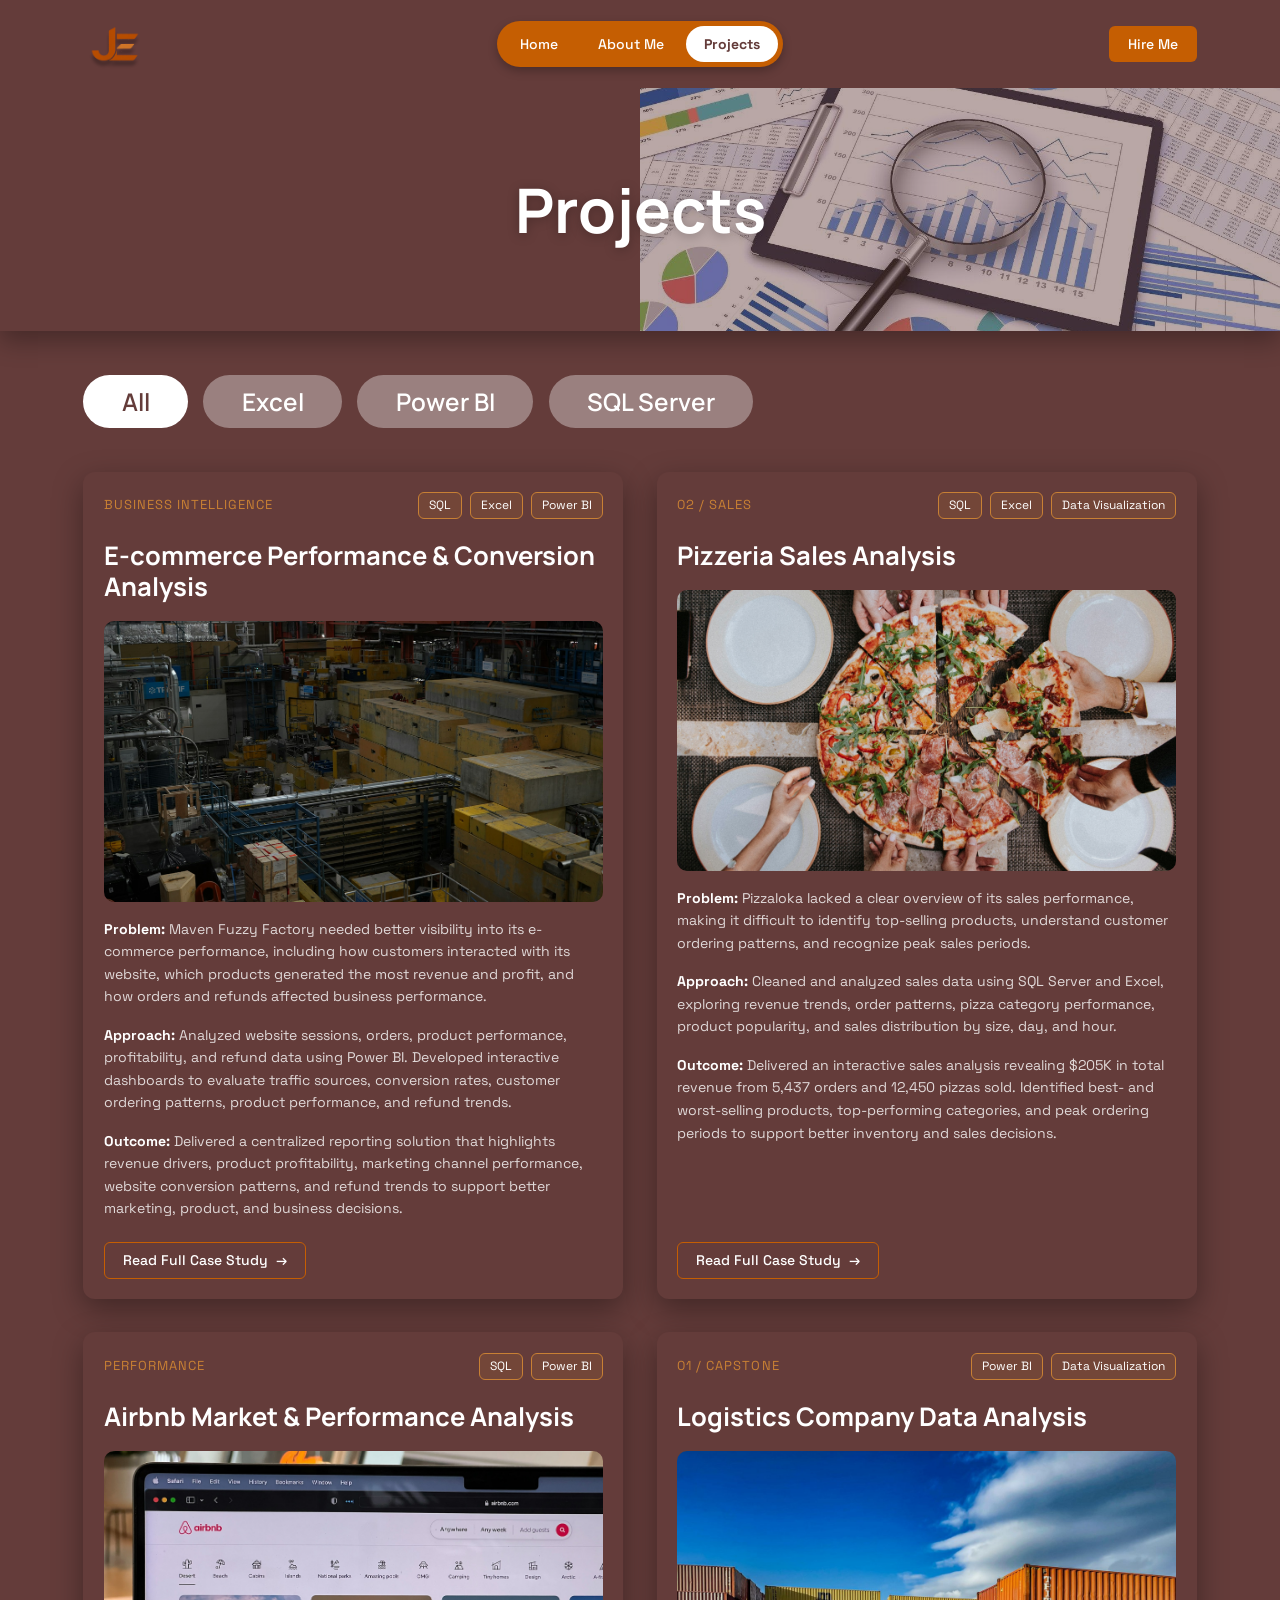
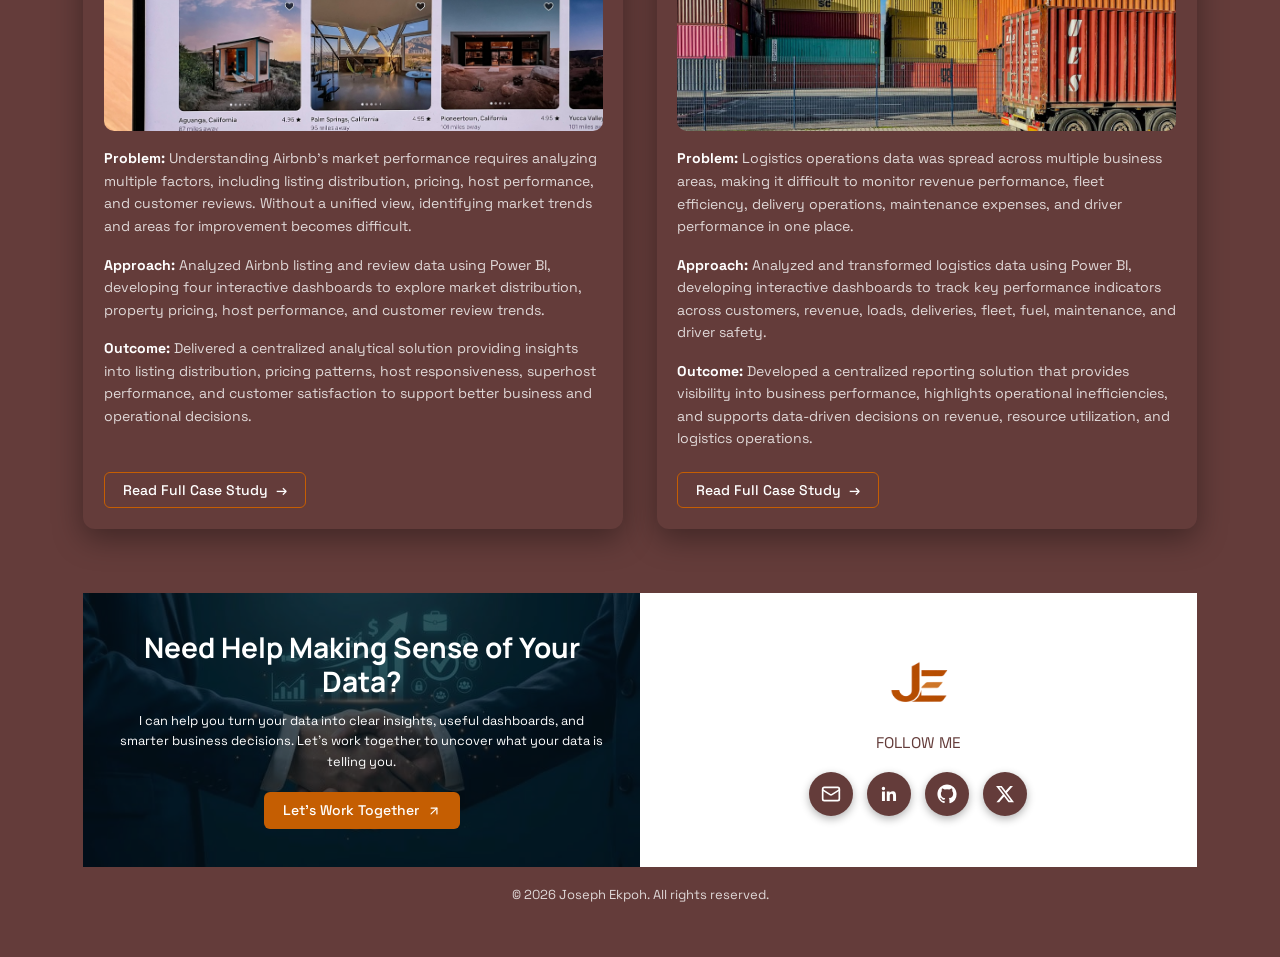
<file: projects.html>
<!DOCTYPE html>
<html lang="en">
<head>
  <!-- ================= HEAD: page settings (not visible on the page) ================= -->
  <meta charset="UTF-8">
  <!-- Makes the page scale properly on phones -->
  <meta name="viewport" content="width=device-width, initial-scale=1">
  <title>Projects | Joseph Ekpoh – Data Analyst</title>
  <meta name="description" content="Browse data analytics projects by Joseph Ekpoh built with Excel, Power BI and SQL Server.">
  <meta name="theme-color" content="#643C3A">

  <!-- Tab icon (favicon) -->
  <link rel="icon" href="favicon.ico">

  <!-- Fonts: Manrope (headers) + Space Grotesk (body) from Google Fonts -->
  <link rel="preconnect" href="https://fonts.googleapis.com">
  <link rel="preconnect" href="https://fonts.gstatic.com" crossorigin>
  <link href="https://fonts.googleapis.com/css2?family=Manrope:wght@400;500;600;700;800&family=Space+Grotesk:wght@400;500;600;700&display=swap" rel="stylesheet">

  <!-- Main stylesheet shared by all pages -->
  <link rel="stylesheet" href="css/style.css">
</head>
<body>
  <!-- ICON SPRITE: all icons used on this page are defined once here (hidden), then
     re-used anywhere with <svg class="icon"><use href="#name"/></svg>. -->
<svg xmlns="http://www.w3.org/2000/svg" style="display:none" aria-hidden="true">
  <symbol id="mail" viewBox="0 0 24 24"><g fill="none" stroke="currentColor" stroke-width="2" stroke-linecap="round" stroke-linejoin="round"><rect width="20" height="16" x="2" y="4" rx="2"/><path d="m22 7-8.97 5.7a1.94 1.94 0 0 1-2.06 0L2 7"/></g></symbol>
  <symbol id="linkedin" viewBox="0 0 24 24"><path fill="currentColor" d="M20.45 20.45h-3.56v-5.57c0-1.33-.03-3.04-1.85-3.04-1.86 0-2.14 1.45-2.14 2.94v5.67H9.35V9h3.41v1.56h.05c.48-.9 1.64-1.85 3.37-1.85 3.6 0 4.27 2.37 4.27 5.46v6.28zM5.34 7.43a2.06 2.06 0 1 1 0-4.12 2.06 2.06 0 0 1 0 4.12zM7.12 20.45H3.56V9h3.56v11.45z"/></symbol>
  <symbol id="github" viewBox="0 0 24 24"><path fill="currentColor" d="M12 .5C5.65.5.5 5.65.5 12c0 5.08 3.29 9.39 7.86 10.91.58.1.79-.25.79-.56v-2c-3.2.7-3.87-1.37-3.87-1.37-.52-1.33-1.28-1.69-1.28-1.69-1.04-.71.08-.7.08-.7 1.15.08 1.76 1.18 1.76 1.18 1.03 1.76 2.69 1.25 3.35.96.1-.74.4-1.25.73-1.54-2.55-.29-5.24-1.28-5.24-5.68 0-1.26.45-2.28 1.18-3.09-.12-.29-.51-1.46.11-3.05 0 0 .97-.31 3.17 1.18a11 11 0 0 1 5.77 0c2.2-1.49 3.17-1.18 3.17-1.18.62 1.59.23 2.76.11 3.05.74.81 1.18 1.83 1.18 3.09 0 4.41-2.69 5.38-5.25 5.67.41.36.78 1.06.78 2.14v3.17c0 .31.21.67.8.56A11.5 11.5 0 0 0 23.5 12C23.5 5.65 18.35.5 12 .5z"/></symbol>
  <symbol id="x" viewBox="0 0 24 24"><path fill="currentColor" d="M18.244 2.25h3.308l-7.227 8.26 8.502 11.24H16.17l-5.214-6.817L4.99 21.75H1.68l7.73-8.835L1.254 2.25H8.08l4.713 6.231zm-1.161 17.52h1.833L7.084 4.126H5.117z"/></symbol>
  <symbol id="menu" viewBox="0 0 24 24"><g fill="none" stroke="currentColor" stroke-width="2" stroke-linecap="round" stroke-linejoin="round"><path d="M4 6h16M4 12h16M4 18h16"/></g></symbol>
  <symbol id="close" viewBox="0 0 24 24"><g fill="none" stroke="currentColor" stroke-width="2" stroke-linecap="round" stroke-linejoin="round"><path d="M18 6 6 18M6 6l12 12"/></g></symbol>
  <symbol id="arrow-up-right" viewBox="0 0 24 24"><g fill="none" stroke="currentColor" stroke-width="2" stroke-linecap="round" stroke-linejoin="round"><path d="M7 17 17 7"/><path d="M7 7h10v10"/></g></symbol>
  <symbol id="database" viewBox="0 0 60 64"><path fill="currentColor" d="M60 21.8947V32C60 40.3705 46.5667 47.1579 30 47.1579C13.4333 47.1579 0 40.3705 0 32V21.8947C0 30.2653 13.4333 37.0526 30 37.0526C46.5667 37.0526 60 30.2653 60 21.8947ZM0 38.7368C0 47.1074 13.4333 53.8947 30 53.8947C46.5667 53.8947 60 47.1074 60 38.7368V48.8421C60 57.2126 46.5667 64 30 64C13.4333 64 0 57.2126 0 48.8421V38.7368ZM30 30.3158C13.4333 30.3158 0 23.5284 0 15.1579C0 6.78737 13.4333 0 30 0C46.5667 0 60 6.78737 60 15.1579C60 23.5284 46.5667 30.3158 30 30.3158Z"/></symbol>
  <symbol id="chart-line" viewBox="0 0 60 57"><path fill="currentColor" d="M6.29591 0V50.6667H56.6632V57H0V0H6.29591ZM53.3263 9.31L60 16.0233L40.9234 35.2197L31.4795 25.7197L19.0766 38.1963L12.4029 31.4767L31.4795 12.2867L40.9234 21.7867L53.3263 9.31V9.31Z"/></symbol>
  <symbol id="bars" viewBox="0 0 60 63"><path fill="currentColor" d="M0 33.1579H13.3333V63H0V33.1579ZM46.6667 19.8947H60V63H46.6667V19.8947ZM23.3333 0H36.6667V63H23.3333V0Z"/></symbol>
  <symbol id="bulb" viewBox="0 0 60 78"><path fill="currentColor" d="M26.2508 59.4277H14.7795C13.6658 54.6992 8.64076 50.8324 6.57826 48.2843C3.04648 43.9135 0.833069 38.6433 0.193006 33.0809C-0.447057 27.5185 0.512266 21.8901 2.96047 16.8441C5.40866 11.7982 9.24614 7.53988 14.0308 4.55981C18.8155 1.57973 24.3528 -0.000896085 30.0048 3.81116e-07C35.6568 0.000896847 41.1936 1.58328 45.9773 4.56487C50.761 7.54647 54.5971 11.806 57.0437 16.8527C59.4903 21.8995 60.4478 27.5281 59.8059 33.0903C59.164 38.6525 56.9489 43.922 53.4157 48.2917C51.3532 50.8361 46.3357 54.7029 45.222 59.4277H33.7507V40.8554H26.2508V59.4277ZM45.0007 66.8566V70.5711C45.0007 72.5413 44.2106 74.4309 42.804 75.8241C41.3975 77.2173 39.4899 78 37.5007 78H22.5008C20.5116 78 18.604 77.2173 17.1975 75.8241C15.7909 74.4309 15.0008 72.5413 15.0008 70.5711V66.8566H45.0007Z"/></symbol>
  <symbol id="target" viewBox="0 0 60 61"><g fill="currentColor"><path d="M28.3352 0.0683618C34.2734 -0.362262 40.1007 1.26902 45.2361 4.18617C44.0168 5.34069 42.758 6.66127 41.5509 7.85138C40.6554 7.3979 39.7369 6.99062 38.7994 6.63114C32.5678 4.29262 25.6619 4.52963 19.6052 7.28994C13.6049 10.0503 8.93196 15.0611 6.59641 21.2392C4.24934 27.496 4.50149 34.4316 7.29672 40.5016C10.0863 46.5036 15.1278 51.1658 21.3296 53.4784C27.5669 55.7763 34.4614 55.5023 40.4967 52.7157C46.4988 49.9158 51.1561 44.8635 53.4584 38.6534C55.7773 32.3324 55.4535 25.3439 52.5599 19.2644L52.1571 18.4742C53.3949 17.2518 54.6244 16.0215 55.8461 14.7833C58.2739 19.1325 59.544 22.9125 59.9234 27.916C60.4888 35.7993 57.9082 43.5856 52.746 49.5706C47.5066 55.6796 40.0323 59.4267 32.0029 59.9702C24.1386 60.4976 16.3831 57.9042 10.4181 52.7518C-7.38844 37.3247 -1.3706 8.64266 20.8795 1.43626C23.3865 0.624282 25.7122 0.254108 28.3352 0.0683618Z"/><path d="M12.4902 30.0814C12.5521 26.9982 13.1304 24.4384 14.5872 21.738C17.7363 15.9006 23.9103 12.3137 30.5483 12.5383C33.7339 12.646 35.9727 13.4009 38.7823 14.8758C37.5367 16.1111 36.2974 17.3531 35.065 18.6017C31.6752 17.2706 28.4438 17.0833 25.0321 18.5643C21.9667 19.8896 19.5608 22.3887 18.3531 25.5023C17.1479 28.585 17.2208 32.0209 18.5556 35.0498C19.8966 38.0987 22.3977 40.4874 25.5051 41.6871C28.6297 42.8903 32.1064 42.7887 35.1553 41.4044C38.1905 40.0284 40.5499 37.4966 41.7082 34.3715C41.9733 33.6772 42.1676 32.957 42.2882 32.2235C42.3825 31.6488 42.4308 31.2064 42.4777 30.6322L42.4948 30.3133L42.4914 30.1796C42.4616 27.9184 42.1857 26.9898 41.4254 24.9382C42.4782 23.979 43.4611 22.897 44.4856 21.9057C44.695 21.7031 44.9392 21.4641 45.1321 21.2476C47.5051 25.5 48.1663 30.1254 46.8259 34.854C45.5329 39.3145 42.529 43.0836 38.4683 45.3386C34.396 47.5979 29.5902 48.1384 25.1176 46.8405C20.6216 45.5275 16.8364 42.4728 14.6034 38.3555C13.8018 36.8887 13.2191 35.3125 12.8736 33.6767L12.8156 33.3764C12.6661 32.7265 12.576 31.7084 12.4997 31.0199L12.5091 30.9071L12.5023 30.2108L12.4902 30.0814Z"/><path d="M42.9062 10.7513C43.9746 9.62728 45.2246 8.42897 46.334 7.32001L52.988 0.664062L52.9885 7.03211L59.3665 7.0345C58.1912 8.1482 56.9475 9.44198 55.7952 10.5941L49.278 17.1234C47.9059 17.1579 46.4092 17.1275 45.0274 17.1268C43.7647 18.3275 42.4565 19.6898 41.2177 20.9303L34.4412 27.702C34.9232 28.7814 35.098 29.6219 34.9412 30.8124C34.8206 31.3285 34.7147 31.7113 34.4998 32.2001C33.9266 33.3398 33.0227 34.2138 31.8284 34.6826C30.571 35.1723 29.1696 35.1396 27.9366 34.5913C26.6146 33.998 25.7885 32.996 25.2761 31.6693C25.2093 31.4882 25.1752 31.3417 25.1282 31.1537C24.8464 30.1742 25.0263 28.8536 25.4496 27.9318C26.0102 26.7239 27.0277 25.7883 28.2782 25.3308C29.6594 24.8312 30.9973 24.9689 32.305 25.588L42.9106 14.9807C42.8984 13.5709 42.897 12.1611 42.9062 10.7513Z"/></g></symbol>
  <symbol id="broom" viewBox="0 0 60 62"><path fill="currentColor" d="M58.6895 57.7651C52.4592 54.7176 48.8871 48.1936 48.8871 39.8566V35.0654C48.8895 34.1781 48.6233 33.3106 48.1233 32.5764C47.6233 31.8421 46.9128 31.2751 46.0844 30.9495L38.1264 27.7775C37.5812 27.56 37.1445 27.1363 36.9119 26.5989C36.6792 26.0616 36.6695 25.4544 36.8848 24.9099L43.0846 9.22413C44.4428 5.75316 42.7762 1.71754 39.2597 0.41662C37.6228 -0.189993 35.8123 -0.132274 34.2177 0.577367C32.623 1.28701 31.3715 2.59189 30.7322 4.21143L24.513 19.9498C24.4058 20.2212 24.2459 20.4689 24.0423 20.6785C23.8388 20.8881 23.5957 21.0556 23.327 21.1714C23.0583 21.2871 22.7693 21.3488 22.4766 21.3529C22.184 21.357 21.8933 21.3035 21.6215 21.1954L13.6412 18.0123C12.8266 17.6837 11.9323 17.6046 11.0723 17.785C10.2124 17.9655 9.42603 18.3973 8.81361 19.0253C2.96661 25.0206 5.61912e-05 32.0262 5.61912e-05 39.8566C-0.0152251 47.8568 3.08684 55.5505 8.65251 61.3163C8.86279 61.534 9.11524 61.7068 9.39457 61.8243C9.67389 61.9418 9.97426 62.0016 10.2774 62H57.7757C58.3422 62.001 58.8877 61.7864 59.3007 61.4001C59.7138 61.0137 59.9631 60.4847 59.9978 59.9213C60.0175 59.4733 59.9038 59.0296 59.671 58.6459C59.4382 58.2622 59.0967 57.9558 58.6895 57.7651ZM25.3074 57.5713C22.02 54.4282 19.685 50.4278 18.5688 46.0263C18.4342 45.4719 18.0952 44.9882 17.6192 44.6713C17.1432 44.3544 16.565 44.2275 15.9995 44.3158C15.6982 44.3699 15.4115 44.4856 15.1572 44.6554C14.903 44.8252 14.6866 45.0455 14.5218 45.3025C14.357 45.5595 14.2473 45.8477 14.1994 46.1489C14.1516 46.4502 14.1668 46.7581 14.244 47.0532C15.2144 50.8662 16.9492 54.444 19.3438 57.5713H11.233C6.85214 52.7046 4.43393 46.3944 4.44433 39.8566C4.41693 36.3916 5.14974 32.9624 6.59148 29.8091L44.8678 45.0686C45.7011 50.0675 47.7983 54.3411 50.9482 57.5768L25.3074 57.5713Z"/></symbol>
  <symbol id="search" viewBox="0 0 60 60"><path fill="currentColor" d="M47.3496 43.1732L60 55.8206L55.8206 60L43.1732 47.3496C38.4673 51.1221 32.614 53.1739 26.5827 53.1653C11.909 53.1653 0 41.2563 0 26.5827C0 11.909 11.909 0 26.5827 0C41.2563 0 53.1653 11.909 53.1653 26.5827C53.1739 32.614 51.1221 38.4673 47.3496 43.1732ZM41.4246 40.9816C45.1731 37.1268 47.2665 31.9595 47.258 26.5827C47.2581 15.158 38.0043 5.90726 26.5827 5.90726C15.158 5.90726 5.90726 15.158 5.90726 26.5827C5.90726 38.0043 15.158 47.258 26.5827 47.258C31.9595 47.2665 37.1268 45.1731 40.9816 41.4246L41.4246 40.9816Z"/></symbol>
  <symbol id="shield-check" viewBox="0 0 60 73"><path fill="currentColor" d="M30 0L57.39 6.059C58.9133 6.39745 60 7.74132 60 9.29755V42.4362C60 49.0925 56.6567 55.3108 51.0933 59.0006L30 73L8.90667 59.0006C3.34 55.3075 0 49.0925 0 42.4395V9.29755C0 7.74132 1.08667 6.39745 2.61 6.059L30 0ZM30 6.79895L6.66667 11.9587V42.4362C6.66667 46.8726 8.89333 51.017 12.6033 53.4791L30 65.0264L47.3967 53.4791C51.1067 51.017 53.3333 46.876 53.3333 42.4395V11.9587L30 6.80227V6.79895ZM44.84 23.9639L49.5567 28.6558L28.3433 49.7727L14.2 35.6937L18.9133 31.0018L28.34 40.3856L44.84 23.9606V23.9639Z"/></symbol>
  <symbol id="trending-up" viewBox="0 0 60 39"><path fill="currentColor" d="M60 3.07873V19.4986C60 20.3151 59.6731 21.0982 59.0911 21.6756C58.5092 22.253 57.7199 22.5773 56.897 22.5773C56.074 22.5773 55.2847 22.253 54.7028 21.6756C54.1209 21.0982 53.7939 20.3151 53.7939 19.4986V10.519L34.2681 29.8945C33.9798 30.1815 33.6372 30.4092 33.2601 30.5646C32.8829 30.72 32.4785 30.8 32.0701 30.8C31.6617 30.8 31.2573 30.72 30.8801 30.5646C30.5029 30.4092 30.1604 30.1815 29.8721 29.8945L21.7292 21.8077L5.3064 38.0967C4.72346 38.6751 3.93282 39 3.10842 39C2.28401 39 1.49338 38.6751 0.910435 38.0967C0.327493 37.5183 1.22846e-08 36.7339 0 35.9159C-1.22846e-08 35.098 0.327493 34.3135 0.910435 33.7352L19.5287 15.2628C19.8169 14.9758 20.1595 14.748 20.5367 14.5927C20.9138 14.4373 21.3182 14.3573 21.7266 14.3573C22.135 14.3573 22.5394 14.4373 22.9166 14.5927C23.2938 14.748 23.6363 14.9758 23.9246 15.2628L32.0727 23.347L49.398 6.15746H40.3474C39.5245 6.15746 38.7352 5.83309 38.1533 5.25572C37.5713 4.67834 37.2444 3.89526 37.2444 3.07873C37.2444 2.2622 37.5713 1.47911 38.1533 0.901738C38.7352 0.324365 39.5245 1.72071e-08 40.3474 0H56.897C57.7199 0 58.5092 0.324365 59.0911 0.901738C59.6731 1.47911 60 2.2622 60 3.07873Z"/></symbol>
  <symbol id="handshake" viewBox="0 0 60 60"><path fill="currentColor" d="M29.5836 1.50319C32.5488 -0.462686 36.4012 -0.503439 39.4078 1.39925L51.8735 9.28795H57C58.6569 9.28795 60 10.6237 60 12.2713V39.1217C60 40.7694 58.6569 42.1051 57 42.1051H52.4408C52.6193 44.9312 51.2804 47.8043 48.587 49.4114L33.3066 58.5289C31.3776 59.6796 28.983 59.6528 27.0945 58.5063C24.9935 60.3539 21.7595 60.5573 19.4133 58.724L3.99088 46.6735C1.69163 44.8772 1.11019 41.8079 2.29739 39.3747C0.847448 38.244 0 36.5127 0 34.6794V12.2715C0 10.6238 1.34317 9.28813 3.00003 9.28813H17.841L29.5836 1.50319ZM6.51798 35.0801L8.5941 33.2737C12.2848 30.062 17.8814 30.3801 21.1802 33.9888L29.2869 42.8566C31.8954 45.7102 32.3712 49.9025 30.474 53.2603L45.5 44.2949C46.3442 43.7913 46.6496 42.7844 46.3349 41.9362L33.0534 23.4458C32.3073 22.4072 30.9795 21.9555 29.7501 22.3223L22.2943 24.5467C19.1229 25.4927 15.6853 24.6308 13.3441 22.3027L12.4658 21.4293C10.7617 19.7347 10.3211 17.3229 11.0382 15.2549H6.00006V34.6794L6.51798 35.0801ZM36.1867 6.4332C35.1844 5.79897 33.9003 5.81254 32.9118 6.46784L16.7085 17.2101L17.5868 18.0836C18.3672 18.8596 19.5131 19.1469 20.5702 18.8315L28.026 16.6072C31.7142 15.5068 35.698 16.8617 37.936 19.9777L49.5437 36.1383H53.9999V15.2547H51.8735C50.7323 15.2547 49.6148 14.9311 48.6521 14.3219L36.1867 6.4332ZM12.5452 37.764L7.69787 41.9819L23.1203 54.0324L25.2321 50.3571C25.8771 49.2348 25.7217 47.8269 24.8471 46.8701L16.7406 38.0023C15.641 36.7994 13.7754 36.6935 12.5452 37.764Z"/></symbol>
</svg>

  <!-- ================= HEADER / TOP NAVIGATION =================
       Logo (left) | Home - About Me - Projects pill (centre) | Hire Me (right).
       The link of the page you are on gets class="is-active" (white pill).
       On phones the pill + Hire Me hide and the hamburger button shows them. -->
  <header class="site-header">
    <div class="container site-header__inner">
      <!-- Logo: clicking it goes to the homepage -->
      <a class="logo" href="index.html" aria-label="Joseph Ekpoh – home"><img src="assets/images/official-logo.png" alt="JE logo" width="52" height="52"></a>

      <!-- Main menu: these three links connect your three pages together -->
      <nav class="nav-pill" aria-label="Main navigation">
        <a href="index.html">Home</a>
        <a href="about-me.html">About Me</a>
        <a href="projects.html" class="is-active" aria-current="page">Projects</a>
      </nav>

      <!-- Hire Me button: opens an email to you -->
      <a class="btn btn--primary btn--sm header-cta" href="mailto:ekpohjoseph6@gmail.com?subject=Data%20Analysis%20Enquiry">Hire Me</a>

      <!-- Hamburger button (phones only); main.js makes it open/close the menu -->
      <button class="nav-toggle" type="button" aria-expanded="false" aria-label="Toggle menu">
        <svg class="icon icon-open" aria-hidden="true"><use href="#menu"/></svg><svg class="icon icon-close" aria-hidden="true"><use href="#close"/></svg>
      </button>
    </div>
  </header>

  <main>

    <!-- ================= PAGE BANNER =================
         Big "Projects" title with a clipboard/charts photo on the right half. -->
    <section class="page-hero" aria-label="Projects">
      <div class="page-hero__img" style="background-image:url('assets/images/projects-hero-clipboard.jpg')" role="presentation"></div>
      <h1>Projects</h1>
    </section>

    <section class="projects-section" aria-label="Project gallery">
      <div class="container">

        <!-- ================= FILTER PILLS =================
             data-filter must match a word used in a card's data-category below.
             The active pill is white. The behaviour lives in js/projects.js. -->
        <div class="filter-bar reveal" role="group" aria-label="Filter projects">
          <button class="filter-btn is-active" type="button" data-filter="all" aria-pressed="true">All</button>
          <button class="filter-btn" type="button" data-filter="excel" aria-pressed="false">Excel</button>
          <button class="filter-btn" type="button" data-filter="powerbi" aria-pressed="false">Power BI</button>
          <button class="filter-btn" type="button" data-filter="sql" aria-pressed="false">SQL Server</button>
        </div>

        <!-- ================= PROJECTS GRID =================
             HOW TO ADD A NEW PROJECT
               1. Copy ONE whole <article class="project-card"> ... </article> block below.
               2. Paste it anywhere inside this grid (right before the closing </div>).
               3. Change: the image, title, tags, description and the "View Project" link.
               4. Set data-category to the filters it should appear under, separated by
                  spaces. Allowed words: excel  powerbi  sql
                  Example:  data-category="excel sql"
               5. Put the project image in assets/images/ (ideal size 1200 x 675).
             The grid has no fixed height, so the page simply gets longer and the
             footer moves down by itself. Nothing else needs to change. -->
        <div class="projects-grid" id="projects-grid">

          
<!-- NEW PROJECT CARD -->
        <article class="project-card reveal" data-category="excel powerbi sql">
          <!-- Top row: number / type on the left, tool tags on the right -->
          <div class="project-card__top">
            <span class="project-card__label">Business Intelligence</span>
            <ul class="project-card__tags">
              <li>SQL</li>
              <li>Excel</li>
              <li>Power BI</li>
            </ul>
          </div>

          <h3>E-commerce Performance & Conversion Analysis</h3>

          <!-- Project image: 1200 x 675 px (16:9), saved in assets/images/ -->
          <img class="project-card__img" src="assets/images/Image_for_Maven_Fuzzy.png" alt="Describe the dashboard or chart" width="1200" height="675" loading="lazy">

          <p class="project-card__text"><strong>Problem:</strong> Maven Fuzzy Factory needed better visibility into its e-commerce performance, including how customers interacted with its website, which products generated the most revenue and profit, and how orders and refunds affected business performance.</p>
          <p class="project-card__text"><strong>Approach:</strong> Analyzed website sessions, orders, product performance, profitability, and refund data using Power BI. Developed interactive dashboards to evaluate traffic sources, conversion rates, customer ordering patterns, product performance, and refund trends.</p>
          <p class="project-card__text"><strong>Outcome:</strong> Delivered a centralized reporting solution that highlights revenue drivers, product profitability, marketing channel performance, website conversion patterns, and refund trends to support better marketing, product, and business decisions.</p>

          <!-- TODO: change href="#" to the link of this project -->
          <a class="btn btn--outline btn--sm" href="https://github.com/josephtheanalyst08/Maven_Fuzzy_Factory_Business_Performance_Analysis">Read Full Case Study <span aria-hidden="true">→</span></a>
        </article>

    <!-- NEW PROJECT CARD -->
        <article class="project-card reveal" data-category="excel sql">
          <!-- Top row: number / type on the left, tool tags on the right -->
          <div class="project-card__top">
            <span class="project-card__label">02 / Sales</span>
            <ul class="project-card__tags">
              <li>SQL</li>
              <li>Excel</li>
              <li>Data Visualization</li>
            </ul>
          </div>

          <h3>Pizzeria Sales Analysis</h3>

          <!-- Project image: 1200 x 675 px (16:9), saved in assets/images/ -->
          <img class="project-card__img" src="assets/images/new_pizza_image.png" alt="Describe the dashboard or chart" width="1200" height="675" loading="lazy">

          <p class="project-card__text"><strong>Problem:</strong> Pizzaloka lacked a clear overview of its sales performance, making it difficult to identify top-selling products, understand customer ordering patterns, and recognize peak sales periods.</p>
          <p class="project-card__text"><strong>Approach:</strong> Cleaned and analyzed sales data using SQL Server and Excel, exploring revenue trends, order patterns, pizza category performance, product popularity, and sales distribution by size, day, and hour.</p>
          <p class="project-card__text"><strong>Outcome:</strong> Delivered an interactive sales analysis revealing $205K in total revenue from 5,437 orders and 12,450 pizzas sold. Identified best- and worst-selling products, top-performing categories, and peak ordering periods to support better inventory and sales decisions.</p>

          <!-- TODO: change href="#" to the link of this project -->
          <a class="btn btn--outline btn--sm" href="https://github.com/josephtheanalyst08/Pizzaloka_Data_Analysis_and_Visualization">Read Full Case Study <span aria-hidden="true">→</span></a>
        </article>

<!-- NEW PROJECT CARD -->
        <article class="project-card reveal" data-category="powerbi sql">
          <!-- Top row: number / type on the left, tool tags on the right -->
          <div class="project-card__top">
            <span class="project-card__label">Performance</span>
            <ul class="project-card__tags">
              <li>SQL</li>
              <li>Power BI</li>
            </ul>
          </div>

          <h3>Airbnb Market & Performance Analysis</h3>

          <!-- Project image: 1200 x 675 px (16:9), saved in assets/images/ -->
          <img class="project-card__img" src="assets/images/airbnb_image.jpg" alt="Describe the dashboard or chart" width="1200" height="675" loading="lazy">

          <p class="project-card__text"><strong>Problem:</strong> Understanding Airbnb's market performance requires analyzing multiple factors, including listing distribution, pricing, host performance, and customer reviews. Without a unified view, identifying market trends and areas for improvement becomes difficult.</p>
          <p class="project-card__text"><strong>Approach:</strong> Analyzed Airbnb listing and review data using Power BI, developing four interactive dashboards to explore market distribution, property pricing, host performance, and customer review trends.</p>
          <p class="project-card__text"><strong>Outcome:</strong> Delivered a centralized analytical solution providing insights into listing distribution, pricing patterns, host responsiveness, superhost performance, and customer satisfaction to support better business and operational decisions.</p>

          <!-- TODO: change href="#" to the link of this project -->
          <a class="btn btn--outline btn--sm" href="https://github.com/josephtheanalyst08/Airbnb_Market_Analysis">Read Full Case Study <span aria-hidden="true">→</span></a>
        </article>
          
<!-- NEW PROJECT CARD -->
        <article class="project-card reveal" data-category="powerbi">
          <!-- Top row: number / type on the left, tool tags on the right -->
          <div class="project-card__top">
            <span class="project-card__label">01 / Capstone</span>
            <ul class="project-card__tags">
              <li>Power BI</li>
              <li>Data Visualization</li>
            </ul>
          </div>

          <h3>Logistics Company Data Analysis</h3>

          <!-- Project image: 1200 x 675 px (16:9), saved in assets/images/ -->
          <img class="project-card__img" src="assets/images/project-logistics.jpg" alt="Describe the dashboard or chart" width="1200" height="675" loading="lazy">

          <p class="project-card__text"><strong>Problem:</strong> Logistics operations data was spread across multiple business areas, making it difficult to monitor revenue performance, fleet efficiency, delivery operations, maintenance expenses, and driver performance in one place.</p>
          <p class="project-card__text"><strong>Approach:</strong> Analyzed and transformed logistics data using Power BI, developing interactive dashboards to track key performance indicators across customers, revenue, loads, deliveries, fleet, fuel, maintenance, and driver safety.</p>
          <p class="project-card__text"><strong>Outcome:</strong> Developed a centralized reporting solution that provides visibility into business performance, highlights operational inefficiencies, and supports data-driven decisions on revenue, resource utilization, and logistics operations.</p>

          <!-- TODO: change href="#" to the link of this project -->
          <a class="btn btn--outline btn--sm" href="https://github.com/josephtheanalyst08/Logistics-Company-Data-Analysis-Dashboard-Development">Read Full Case Study <span aria-hidden="true">→</span></a>
        </article>
          
        </div>

        <!-- Shown automatically if a filter has no projects yet -->
        <p class="empty-note">No projects in this category yet, check back soon.</p>
      </div>
    </section>

  </main>

  <!-- ================= FOOTER: "Need help making sense of your data?" =================
       Same on every page. Left = dark photo with message + button, right = logo + social icons.
       It sits after <main>, so it always stays at the bottom of the page. -->
  <footer class="site-footer">
    <div class="container">
      <section class="cta reveal" aria-labelledby="cta-title">
        <!-- Left half: photo background is set inline so you can swap the image easily -->
        <div class="cta__left" style="background-image:url('assets/images/cta-handshake.jpg')">
          <div>
            <h2 id="cta-title">Need Help Making Sense of Your Data?</h2>
            <p>I can help you turn your data into clear insights, useful dashboards, and smarter business decisions. Let's work together to uncover what your data is telling you.</p>
            <!-- Button opens an email to you -->
            <a class="btn btn--primary btn--sm" href="mailto:ekpohjoseph6@gmail.com?subject=Let%27s%20work%20together">Let's Work Together <svg class="icon" aria-hidden="true"><use href="#arrow-up-right"/></svg></a>
          </div>
        </div>

        <!-- Right half: logo + social links -->
        <div class="cta__right">
          <img src="assets/images/logo.png" alt="JE logo" width="92" height="92" loading="lazy">
          <p class="cta__follow">FOLLOW ME</p>
          <!-- TODO: replace each "#" below with your real profile link (LinkedIn, GitHub, X) -->
          <div class="social social--solid">
            <a href="mailto:ekpohjoseph6@gmail.com" aria-label="Email"><svg class="icon" aria-hidden="true"><use href="#mail"/></svg></a>
            <a href="https://www.linkedin.com/in/joseph-ekpoh-019271394" aria-label="LinkedIn" target="_blank" rel="noopener"><svg class="icon" aria-hidden="true"><use href="#linkedin"/></svg></a>
            <a href="https://github.com/josephtheanalyst08" aria-label="GitHub" target="_blank" rel="noopener"><svg class="icon" aria-hidden="true"><use href="#github"/></svg></a>
            <a href="https://x.com/_joseph0808" aria-label="X (Twitter)" target="_blank" rel="noopener"><svg class="icon" aria-hidden="true"><use href="#x"/></svg></a>
          </div>
        </div>
      </section>
      <p class="copyright">&copy; <span id="year">2026</span> Joseph Ekpoh. All rights reserved.</p>
    </div>
  </footer>

  <!-- ================= SCRIPTS ================= -->
  <!-- main.js: mobile menu + scroll-reveal animation -->
  <script src="js/main.js"></script>
  <!-- projects.js: makes the filter pills work (only needed on this page) -->
  <script src="js/projects.js"></script>
  <!-- Keeps the copyright year up to date automatically -->
  <script>document.getElementById("year").textContent = new Date().getFullYear();</script>

</body>
</html>
</file>
<file: css/style.css>
/* =====================================================================
   JOSEPH EKPOH – DATA ANALYST PORTFOLIO
   Shared stylesheet used by index.html, about-me.html and projects.html
   ---------------------------------------------------------------------
   TABLE OF CONTENTS
   01. Design tokens (colors, fonts, shadows)
   02. Reset & base styles
   03. Reusable layout helpers (container, sections, headings)
   04. Buttons
   05. Social icon circles
   06. Header & navigation (desktop pill + mobile menu)
   07. Page hero banner (About Me / Projects)
   08. HOME: hero, about teaser, stats, skills, services
   09. ABOUT: intro, journey, skills bars, approach, why work with me
   10. PROJECTS: filter pills, project cards grid
   11. Footer call-to-action band
   12. Scroll-reveal animation
   13. Responsive rules (tablet + phone)
   ===================================================================== */


/* =====================================================================
   01. DESIGN TOKENS
   Every colour / font / shadow lives here, so you can change the look
   of the whole site by editing only these lines.
   ===================================================================== */
:root {
  /* Brand colours taken from your UI design */
  --brown:  #643C3A;   /* main background + text on white sections */
  --orange: #C55E02;   /* buttons + navigation pill */
  --gold:   #C88034;   /* small accents ("Data Analyst", rings, links) */
  --white:  #FFFFFF;

  /* Soft tints derived from the brand colours (used for pills / tracks) */
  --brown-soft:   rgba(255, 255, 255, 0.14);  /* light circles on brown */
  --pill-inactive: rgba(255, 255, 255, 0.35); /* inactive filter pills */
  --track:        #E6D9D8;                    /* skill bar track on white */

  /* Fonts: Manrope = headers, Space Grotesk = body */
  --font-head: "Manrope", system-ui, -apple-system, "Segoe UI", sans-serif;
  --font-body: "Space Grotesk", system-ui, -apple-system, "Segoe UI", sans-serif;

  /* Drop shadows seen in the design */
  --shadow-card:  0 10px 30px rgba(0, 0, 0, 0.35);  /* cards on brown */
  --shadow-light: 0 4px 16px rgba(0, 0, 0, 0.18);   /* cards on white */
  --shadow-band:  0 10px 24px rgba(0, 0, 0, 0.30);  /* page hero banner */
  --shadow-icon:  0 3px 8px rgba(0, 0, 0, 0.30);    /* round social icons */

  /* Layout */
  --gutter: clamp(20px, 6.5vw, 100px);  /* left/right page padding */
  --maxw: 1512px;                       /* width of the design canvas */
  --radius: 12px;
}


/* =====================================================================
   02. RESET & BASE STYLES
   ===================================================================== */
*, *::before, *::after { box-sizing: border-box; }

html { scroll-behavior: smooth; -webkit-text-size-adjust: 100%; }

body {
  margin: 0;
  background: var(--brown);
  color: var(--white);
  font-family: var(--font-body);
  font-size: 16px;
  line-height: 1.6;
  /* Flex column so the footer is always pushed to the bottom,
     even on short pages (this is what keeps the footer in place
     when you add more projects: the page just grows longer). */
  min-height: 100vh;
  display: flex;
  flex-direction: column;
}

main { flex: 1 0 auto; overflow-x: clip; }

img, svg { display: block; max-width: 100%; }

a { color: inherit; text-decoration: none; }

h1, h2, h3, h4 { font-family: var(--font-head); margin: 0; line-height: 1.2; }
p { margin: 0; }
ul { margin: 0; padding: 0; list-style: none; }

/* Keyboard users get a visible focus ring in the accent colour */
:focus-visible { outline: 3px solid var(--gold); outline-offset: 3px; }

/* Text only read by screen readers (used for icon-only links) */
.sr-only {
  position: absolute; width: 1px; height: 1px; padding: 0; margin: -1px;
  overflow: hidden; clip: rect(0, 0, 0, 0); white-space: nowrap; border: 0;
}

/* Generic icon sizing for the SVG sprite icons */
.icon { width: 1em; height: 1em; flex: none; }


/* =====================================================================
   03. REUSABLE LAYOUT HELPERS
   ===================================================================== */
.container {
  width: 100%;
  max-width: var(--maxw);
  margin-inline: auto;
  padding-inline: var(--gutter);
}

/* Sections: brown (default) or white */
.section { padding-block: clamp(48px, 6vw, 96px); }
.section--white { background: var(--white); color: var(--brown); }

/* Big section titles + subtitles */
.section-title {
  font-size: clamp(30px, 3.6vw, 52px);
  font-weight: 700;
}
.section-sub {
  font-family: var(--font-body);
  font-size: clamp(16px, 1.6vw, 24px);
  font-weight: 400;
  margin-top: 8px;
}
.center { text-align: center; }


/* =====================================================================
   04. BUTTONS
   ===================================================================== */
.btn {
  display: inline-flex;
  align-items: center;
  justify-content: center;
  gap: 8px;
  padding: 12px 22px;
  border-radius: 6px;
  border: 1.5px solid transparent;
  font-family: var(--font-body);
  font-size: 15px;
  font-weight: 500;
  line-height: 1.2;
  cursor: pointer;
  transition: background-color .2s ease, color .2s ease, border-color .2s ease;
}
/* Solid orange button ("Hire Me", "View Project", "Let's Work Together") */
.btn--primary { background: var(--orange); color: var(--white); }
.btn--primary:hover { background: var(--gold); }

/* Outlined button ("Download My CV") */
.btn--outline { border-color: var(--orange); color: var(--white); background: transparent; }
.btn--outline:hover { background: var(--orange); }

.btn--sm { padding: 9px 18px; font-size: 14px; }


/* =====================================================================
   05. SOCIAL ICON CIRCLES
   Used in the home hero (light circles on brown) and in the footer
   (brown circles on white).
   ===================================================================== */
.social { display: flex; gap: 14px; }
.social a {
  width: 44px; height: 44px;
  display: grid; place-items: center;
  border-radius: 50%;
  background: var(--brown-soft);
  color: var(--white);
  font-size: 20px;
  transition: background-color .2s ease, transform .2s ease;
}
.social a:hover { background: var(--orange); transform: translateY(-2px); }

/* Footer version: solid brown circle + drop shadow */
.social--solid a { background: var(--brown); box-shadow: var(--shadow-icon); }
.social--solid a:hover { background: var(--orange); }


/* =====================================================================
   06. HEADER & NAVIGATION
   Desktop: logo (left) | orange pill menu (centre) | Hire Me (right)
   Phone:   logo (left) | menu button (right), links drop down
   ===================================================================== */
.site-header {
  position: sticky;      /* stays visible while scrolling */
  top: 0;
  z-index: 50;
  background: var(--brown);
}
.site-header__inner {
  display: grid;
  grid-template-columns: 1fr auto 1fr;
  align-items: center;
  padding-block: 18px;
}
.logo img { height: 52px; width: auto; }

/* The orange pill that holds Home / About Me / Projects */
.nav-pill {
  display: flex;
  gap: 4px;
  padding: 5px;
  background: var(--orange);
  border-radius: 999px;
  box-shadow: 0 4px 10px rgba(0, 0, 0, 0.25);
}
.nav-pill a {
  padding: 7px 18px;
  border-radius: 999px;
  font-family: var(--font-body);
  font-size: 14px;
  font-weight: 500;
  color: var(--white);
  transition: background-color .2s ease, color .2s ease;
}
.nav-pill a:hover { background: rgba(255, 255, 255, 0.2); }
/* The page you are on = white pill with brown text */
.nav-pill a.is-active { background: var(--white); color: var(--brown); font-weight: 700; }

.header-cta { justify-self: end; }

/* Hamburger button (only visible on phones, see section 13) */
.nav-toggle {
  display: none;
  justify-self: end;
  width: 44px; height: 44px;
  border: 0; border-radius: 8px;
  background: var(--orange);
  color: var(--white);
  font-size: 24px;
  cursor: pointer;
  place-items: center;
}
.nav-toggle .icon-close { display: none; }
.nav-toggle[aria-expanded="true"] .icon-open  { display: none; }
.nav-toggle[aria-expanded="true"] .icon-close { display: block; }


/* =====================================================================
   07. PAGE HERO BANNER (About Me + Projects pages)
   Brown band, big centred title, photo on the right half with a
   brown tint, and a soft drop shadow underneath.
   ===================================================================== */
.page-hero {
  position: relative;
  display: grid;
  place-items: center;
  min-height: clamp(150px, 19vw, 300px);
  background: var(--brown);
  box-shadow: var(--shadow-band);
  overflow: hidden;
  z-index: 2;
}
.page-hero__img {
  position: absolute;
  top: 0; right: 0; bottom: 0;
  width: 50%;
  background-size: cover;
  background-position: center;
}
/* Brown tint over the photo, as in the design */
.page-hero__img::after {
  content: "";
  position: absolute; inset: 0;
  background: rgba(100, 60, 58, 0.45);
}
.page-hero h1 {
  position: relative;       /* sits above the photo */
  z-index: 1;
  font-size: clamp(38px, 4.8vw, 72px);
  font-weight: 700;
  text-shadow: 0 2px 12px rgba(0, 0, 0, 0.25);
}


/* =====================================================================
   08. HOME PAGE
   ===================================================================== */

/* ---- 08a. Hero (welcome + photo in a circle) ---- */
.hero { padding-block: clamp(32px, 4vw, 64px) clamp(48px, 6vw, 96px); }
.hero__grid {
  display: grid;
  grid-template-columns: 1.15fr 1fr;
  align-items: center;
  gap: 40px;
}
.eyebrow {
  color: var(--gold);
  font-size: clamp(11px, 1vw, 14px);
  letter-spacing: .06em;
  text-transform: uppercase;
}
.hero__hello { margin-top: 18px; font-size: clamp(18px, 1.8vw, 26px); font-family: var(--font-head); font-weight: 600; }
.hero__name  { font-size: clamp(36px, 4.2vw, 64px); font-weight: 800; }
.hero__role  { font-size: clamp(18px, 1.8vw, 26px); font-family: var(--font-head); font-weight: 600; margin-top: 4px; }
.hero__role span { color: var(--gold); }
.hero__text  { margin-top: 20px; max-width: 560px; font-size: clamp(14px, 1.2vw, 18px); }
.hero__buttons { display: flex; flex-wrap: wrap; gap: 14px; margin-top: 28px; }
.hero .social  { margin-top: 28px; }

/* Circular photo with the gold ring */
.hero__photo {
  justify-self: end;
  width: min(100%, 480px);
  aspect-ratio: 1;
  border-radius: 50%;
  border: 8px solid var(--gold);
  background: linear-gradient(160deg, #e6f1f8 0%, #b5d3e8 100%);
  overflow: hidden;
  box-shadow: var(--shadow-card);
}
.hero__photo img { width: 100%; height: 100%; object-fit: cover; object-position: center 5%; }

/* ---- 08b. About teaser + 2x2 stats ---- */
.about-teaser__grid {
  display: grid;
  grid-template-columns: 1fr ;
  gap: clamp(32px, 6vw, 100px);
  align-items: center;
}
.about-teaser h2 { font-size: clamp(32px, 4vw, 56px); font-weight: 700; }
.about-teaser h3 { font-size: clamp(16px, 1.5vw, 22px); font-weight: 700; margin-top: 18px; }
.about-teaser p  { margin-top: 14px; font-size: clamp(14px, 1.15vw, 17px); }
.about-teaser .btn { margin-top: 24px; }

/* 2x2 stat grid with the thin cross lines from the design */
.stats-grid { display: grid; grid-template-columns: 1fr 1fr; }
.stats-grid .stat { padding: clamp(18px, 3vw, 44px) 12px; text-align: center; }
.stats-grid .stat:nth-child(1) { grid-column: 1 / -1; border-bottom: 1px solid rgba(255,255,255,.4); }
.stats-grid .stat:nth-child(2) { border-right: 1px solid rgba(255,255,255,.4); }

.stat__num   { font-family: var(--font-head); font-size: clamp(34px, 4vw, 60px); font-weight: 500; line-height: 1.1; }
.stat__label { font-size: clamp(12px, 1.1vw, 16px); margin-top: 6px; }

/* ---- 08c. Home skills (three white logo cards) ---- */
.skills-home__grid {
  display: flex;
  justify-content: flex-start;
  gap: 65px;
  margin-top: 32px;
}


.logo-card {
  width: clamp(70px, 16vw, 240px);
  padding: clamp(14px, 2vw, 28px) 12px;
  background: var(--white);
  border-radius: 8px;
  box-shadow: var(--shadow-light);
  text-align: center;
}
.logo-card img { height: clamp(36px, 4.4vw, 64px); width: auto; margin: 0 auto 10px; }
.logo-card span { font-weight: 700; font-size: clamp(12px, 1.1vw, 16px); }

/* ---- 08d. Services (big brown panel with 4 items) ---- */
.services__lead { max-width: 900px; margin-top: 10px; font-size: clamp(16px, 1.7vw, 26px); line-height: 1.45; }
.services__panel {
  margin-top: 34px;
  padding: clamp(24px, 4vw, 64px);
  background: var(--brown);
  border-radius: 6px;
  box-shadow: var(--shadow-card);
  display: grid;
  grid-template-columns: 1fr 1fr;
  gap: clamp(32px, 5vw, 72px) clamp(24px, 6vw, 90px);
}
.service .icon-lg { font-size: clamp(40px, 4.4vw, 64px); }
.service h3 { font-size: clamp(20px, 1.9vw, 28px); font-weight: 700; margin-top: 14px; }
.service p  { margin-top: 10px; font-size: clamp(13px, 1vw, 15px); }

/* Home "My Projects" heading row with the "View All Projects" link */
.section-head { display: flex; justify-content: space-between; align-items: baseline; gap: 16px; flex-wrap: wrap; }
.link-gold { color: var(--gold); font-size: clamp(12px, 1.1vw, 16px); white-space: nowrap; }
.link-gold:hover { text-decoration: underline; }
.projects-lead { margin-top: 10px; max-width: 900px; font-size: clamp(16px, 1.7vw, 26px); line-height: 1.45; }


/* =====================================================================
   09. ABOUT PAGE
   ===================================================================== */

/* ---- 09a. Personal introduction (photo + details) ---- */
.intro__head h2 { font-size: clamp(30px, 3.4vw, 50px); font-weight: 700; }
.intro__head p  { font-size: clamp(16px, 1.5vw, 22px); margin-top: 6px; }

.intro__card {
  display: flex;
  align-items: center;
  justify-content: center;
  gap: clamp(20px, 3vw, 48px);
  margin-top: 32px;
}
.intro__photo {
  width: clamp(180px, 23vw, 290px);
  height: auto;
  aspect-ratio: 1 / 1;
  object-fit: cover;
  object-position: center 12%;
  border-radius: 50%;
  box-shadow: var(--shadow-card);
}

.intro__details { display: grid; gap: clamp(10px, 1.6vw, 22px); }
.intro__details li { font-size: clamp(12px, 1.1vw, 16px); display: flex; gap: 14px; flex-wrap: wrap; }
.intro__details strong { font-weight: 700; min-width: 8.5em; }
.intro__details a:hover { text-decoration: underline; }
/* Photo slides in from the left and shakes (1s). Details slide in from the right 0.5s later. */
.js .intro__photo,
.js .intro__details { opacity: 0; }

.js .intro__card.is-visible .intro__photo   { animation: slide-in-left 1s ease-out forwards; }
.js .intro__card.is-visible .intro__details { animation: slide-in-right .7s ease-out .5s forwards; }

@keyframes slide-in-left {
  0%   { opacity: 0; transform: translateX(-100vw); }
  55%  { opacity: 1; transform: translateX(0); }
  65%  { transform: translateX(-14px); }
  75%  { transform: translateX(12px); }
  85%  { transform: translateX(-8px); }
  93%  { transform: translateX(4px); }
  100% { opacity: 1; transform: translateX(0); }
}
@keyframes slide-in-right {
  0%   { opacity: 0; transform: translateX(100vw); }
  100% { opacity: 1; transform: translateX(0); }
}



.intro__bio { max-width: 1050px; margin: 34px auto 0; text-align: center; font-size: clamp(13px, 1.1vw, 16px); }
.intro__bio p + p { margin-top: 16px; }

/* 4 stats in a row */
.stats-row {
  display: flex;
  flex-wrap: wrap;
  justify-content: center;
  gap: 16px;
  margin-top: 44px;
  text-align: center;
}
.stats-row .stat { flex: 0 0 calc((100% - 48px) / 4); }

/* ---- 09b. Journey (text left, image right) ---- */
.journey__grid {
  display: grid;
  grid-template-columns: 1fr 1fr;
  gap: clamp(24px, 4vw, 60px);
  align-items: stretch;   /* text panel gets the same height as the image */
  margin-top: 36px;
}
/* The gradient rectangle from Figma: same height as the image, wider so it overlaps it */
.journey__text {
  position: relative;
  z-index: 1;                                  /* sits above the image */
  display: flex;
  flex-direction: column;
  justify-content: center;
  margin-right: -70px;                         /* how far it covers the image */
  padding-right: 90px;                         /* keeps the text out of the faded edge */
  background: linear-gradient(to left, rgba(100, 60, 58, 0.63) 0%, #643C3A 8.44%);
}


.journey__text p { font-size: clamp(13px, 1.1vw, 16px); }
.journey__text p + p { margin-top: 22px; }
.journey__img {

  width: 100%;
  height: 100%;
  min-height: 220px;
  aspect-ratio: 16 / 10;
  object-fit: cover;
  box-shadow: var(--shadow-card);
}

/* ---- 09c. Skills with progress bars (white section) ---- */
.title-left { font-size: clamp(28px, 3vw, 44px); font-weight: 700; }
.skill-bars {
  display: grid;
  grid-template-columns: repeat(4, 1fr);
  gap: clamp(10px, 1.6vw, 24px);
  margin-top: 24px;
}
.skill-card {
  min-width: 0;
  padding: clamp(10px, 1.2vw, 16px);
  border: 1.5px solid var(--brown);border-radius: 8px;
}
.skill-card img { height: clamp(30px, 3vw, 44px); width: auto; margin-bottom: 8px; }
.skill-card__name { font-weight: 700; font-size: clamp(11px, .95vw, 14px); }
.skill-card__row { display: flex; align-items: center; gap: 6px; margin-top: 6px; }
.bar { flex: 1; height: 7px; background: var(--track); border-radius: 99px; overflow: hidden; }
.bar > span { display: block; height: 100%; width: var(--level); background: var(--brown); border-radius: 99px; }
.skill-card__pct { font-size: 11px; }

/* ---- 09d. How I approach data (6 outlined cards) ---- */
.approach { margin-top: clamp(48px, 6vw, 88px); }
.approach__sub { max-width: 900px; font-size: clamp(16px, 1.7vw, 24px); line-height: 1.4; margin-top: 8px; }
.approach__grid {
  display: grid;
  grid-template-columns: repeat(3, 1fr);
  gap: clamp(16px, 2.4vw, 36px);
  margin-top: 30px;
}
.step {
  padding: clamp(18px, 2vw, 30px) clamp(14px, 1.6vw, 24px);
  border: 1.5px solid var(--brown);
  border-radius: 8px;
  text-align: center;
}
.step .icon-lg { font-size: clamp(36px, 3.4vw, 52px); margin-inline: auto; }
.step__no    { margin-top: 8px; font-size: clamp(13px, 1.1vw, 16px); }
.step__title { font-family: var(--font-body); font-weight: 700; font-size: clamp(13px, 1.1vw, 16px); margin-top: 6px; }
.step__text  { font-size: clamp(12px, 1vw, 15px); margin-top: 8px; }

/* ---- 09e. Why work with me ---- */
.why__list { display: grid; gap: clamp(14px, 1.8vw, 24px); margin-top: 30px; }
.why__item { display: flex; align-items: flex-start; gap: clamp(14px, 1.6vw, 22px); }
.why__icon {
  flex: none;
  width: clamp(48px, 4.4vw, 64px);
  aspect-ratio: 1;
  display: grid; place-items: center;
  background: var(--white);
  color: var(--brown);
  border-radius: 8px;
  font-size: clamp(24px, 2.4vw, 34px);
}
.why__item h3 { font-family: var(--font-body); font-weight: 700; font-size: clamp(14px, 1.2vw, 17px); }
.why__item p  { font-size: clamp(13px, 1.1vw, 16px); margin-top: 2px; }


/* =====================================================================
   10. PROJECTS PAGE
   ===================================================================== */

/* ---- 10a. Filter pills: All / Excel / Power BI / SQL Server ---- */
.filter-bar {
  display: flex;
  justify-content: flex-start;
  gap: clamp(8px, 1.2vw, 16px);
  padding-block: clamp(28px, 3.4vw, 52px);
}
.filter-btn {
  padding: clamp(6px, .8vw, 12px) clamp(18px, 3vw, 46px);
  border: 0;
  border-radius: 999px;
  background: var(--pill-inactive);
  color: var(--white);
  font-family: var(--font-head);
  font-weight: 600;
  font-size: clamp(14px, 1.9vw, 30px);
  cursor: pointer;
  transition: background-color .2s ease, color .2s ease;
}
.filter-btn:hover { background: rgba(255, 255, 255, 0.5); }
.filter-btn.is-active { background: var(--white); color: var(--brown); }

/* ---- 10b. Project cards grid -------------------------------------
   The grid has no fixed height, so every project you add simply makes
   the page taller and pushes the footer further down. ---------------- */
.projects-grid {
  display: grid;
  grid-template-columns: repeat(2, minmax(0, 1fr));
  gap: clamp(20px, 2.6vw, 40px);
}
.project-card {
  display: flex;
  flex-direction: column;
  min-width: 0;
  padding: clamp(14px, 1.6vw, 24px);
  background: var(--brown);
  border-radius: var(--radius);
  box-shadow: var(--shadow-card);
  text-align: left;
  overflow-wrap: break-word;
}
.project-card[hidden] { display: none; }      /* used by the filter */

/* Top row: label on the left, tool tags on the right (wraps on small screens) */
.project-card__top { display: flex; align-items: center; justify-content: space-between; flex-wrap: wrap; gap: 10px 12px; }
.project-card__label { font-size: 13px; letter-spacing: .08em; text-transform: uppercase; color: var(--gold); }
.project-card__tags { display: flex; flex-wrap: wrap; gap: 8px; }
.project-card__tags li { padding: 3px 10px; border: 1px solid var(--gold); border-radius: 6px; background: rgba(200, 128, 52, 0.15); font-size: 12px; }

/* Project title */
.project-card h3 { margin-top: 22px; font-size: clamp(20px, 2vw, 28px); font-weight: 700; }

/* Project image: use 1200 x 675 px (16:9) so nothing is cropped */
.project-card__img {
  width: 100%;
  height: auto;
  aspect-ratio: 16 / 9;
  object-fit: cover;
  border-radius: 10px;
  margin-top: 18px;
}

/* Problem / Approach / Outcome paragraphs */
.project-card__text { margin-top: 16px; font-size: clamp(13px, 1.1vw, 16px); color: rgba(255, 255, 255, 0.8); }
.project-card__text strong { color: var(--white); font-weight: 700; }
.project-card__text:last-of-type { margin-bottom: 22px; }   /* minimum gap above the button */

/* Button: margin-top:auto keeps every button level at the bottom of its card */
.project-card .btn { align-self: flex-start; margin-top: auto; }

/* Message shown if a filter has no projects yet */
.empty-note { display: none; text-align: center; padding: 40px 0; font-size: 18px; }
.empty-note.is-visible { display: block; }

/* Space under the grid before the footer band */
.projects-section { padding-bottom: clamp(40px, 5vw, 72px); }


/* =====================================================================
   11. FOOTER CALL-TO-ACTION BAND
   Left half: dark photo + message + button. Right half: white with
   logo + FOLLOW ME + social icons.
   ===================================================================== */
.site-footer { padding-bottom: clamp(32px, 4vw, 64px); }
.cta {
  display: grid;
  grid-template-columns: 1fr 1fr;
  overflow: hidden;
}
.cta__left {
  position: relative;
  display: grid;
  place-items: center;
  padding: clamp(24px, 3vw, 44px) clamp(16px, 2.4vw, 36px);
  text-align: center;
  background-size: cover;
  background-position: center;
}
/* dark overlay so the white text is readable */
.cta__left::before {
  content: "";
  position: absolute; inset: 0;
  background: rgba(4, 18, 28, 0.72);
}
.cta__left > div { position: relative; }
.cta__left h2 { font-size: clamp(18px, 2.2vw, 32px); font-weight: 700; }
.cta__left p  { margin-top: 12px; font-size: clamp(11px, 1vw, 14px); }
.cta__left .btn { margin-top: 20px; }

.cta__right {
  display: grid;
  place-content: center;
  justify-items: center;
  gap: 10px;
  padding: 28px 16px;
  background: var(--white);
  color: var(--brown);
}
.cta__right img { height: clamp(56px, 6vw, 92px); width: auto; }
.cta__follow { font-size: clamp(13px, 1.2vw, 18px); letter-spacing: .02em; margin-bottom: 6px; }
.copyright { margin-top: 18px; text-align: center; font-size: 13px; opacity: .8; }


/* =====================================================================
   12. SCROLL-REVEAL ANIMATION
   The ONLY animation on the site: sections fade/slide in as you
   scroll. main.js adds the class "is-visible" when an element
   enters the screen. If JavaScript is off, everything stays visible.
   ===================================================================== */
.js .reveal {
  opacity: 0;
  transform: translateY(32px);
  transition: opacity .7s ease, transform .7s ease;
}
.js .reveal.is-visible { opacity: 1; transform: none; }

/* People who prefer less motion get no animation */
@media (prefers-reduced-motion: reduce) {
  .js .reveal { opacity: 1; transform: none; transition: none; }
  .js .intro__photo, .js .intro__details { opacity: 1 !important; animation: none !important; }    html { scroll-behavior: auto; }
}


/* =====================================================================
   13. RESPONSIVE RULES
   ===================================================================== */

/* ---- Tablet (≤ 900px) ---- */
@media (max-width: 900px) {
  .hero__grid,
  .about-teaser__grid,
  .journey__grid { grid-template-columns: 1fr; }

  .hero__photo { justify-self: center; order: -1; width: min(78%, 380px); }
  .hero { text-align: center; }
  .hero__text { margin-inline: auto; }
  .hero__buttons, .hero .social { justify-content: center; }

  .stats-row .stat { flex: 0 0 calc((100% - 32px) / 3); min-width: 0; }
  .approach__grid { grid-template-columns: repeat(2, 1fr); }
  .journey__text { margin-right: 0; padding-right: 0; background: none; }
}

/* ---- Phone (≤ 768px): hamburger menu + stacked layouts ---- */
@media (max-width: 768px) {
  /* Header: logo + hamburger; links drop down below */
  .site-header__inner { grid-template-columns: 1fr auto; row-gap: 14px; padding-block: 12px; }
  .logo img { height: 44px; }
  .nav-toggle { display: grid; }

  .nav-pill, .header-cta { display: none; }
  .site-header.is-open .nav-pill,
  .site-header.is-open .header-cta { display: flex; grid-column: 1 / -1; }

  .site-header.is-open .nav-pill { flex-direction: column; border-radius: 16px; padding: 8px; }
  .site-header.is-open .nav-pill a { text-align: center; padding: 11px 18px; }
  .site-header.is-open .header-cta { justify-self: stretch; }

  /* Page hero: photo fills the whole band, darker tint for legibility */
  .page-hero__img { width: 100%; }
  .page-hero__img::after { background: rgba(100, 60, 58, 0.68); }

  /* Intro card stacks */
  .intro__card { flex-direction: column; text-align: center; }
  .intro__details li { justify-content: center; }
  .intro__details strong { min-width: 0; }

  /* Grids go to one column */
  .services__panel,
   /* Home skills: equal square cards, all on one line */
  .skills-home__grid { gap: 8px; }
  .logo-card {
    flex: 1 1 0;
    min-width: 0;
    width: auto;
    aspect-ratio: 1 / 1;
    align-self: flex-start;
    display: flex;
    flex-direction: column;
    align-items: center;
    justify-content: center;
    padding: 6px 4px;
  }

   .services__panel,
  .projects-grid { grid-template-columns: minmax(0, 1fr); }
  .skill-bars { grid-template-columns: 1fr; }

  
  

  /* Filter pills scroll sideways if they do not fit */
  .filter-bar { overflow-x: auto; justify-content: flex-start; padding-bottom: 20px; scrollbar-width: none; }
  .filter-bar::-webkit-scrollbar { display: none; }
  .filter-btn { flex: none; font-size: 16px; padding: 8px 24px; }

  /* Footer band stacks */
  .cta { grid-template-columns: 1fr; }
}

/* ---- Small phones (≤ 520px) ---- */
@media (max-width: 520px) {
  .approach__grid { grid-template-columns: 1fr; }
   
  .stats-row { gap: 8px; }
  .stats-row .stat__num { font-size: 28px; }
  .stats-row .stat__label { font-size: 11px; }
   
  .stats-grid .stat { padding-inline: 4px; }
  .hero__buttons .btn { flex: 1 1 100%; }
  .section-head { flex-wrap: nowrap; align-items: baseline; }
}
</file>
